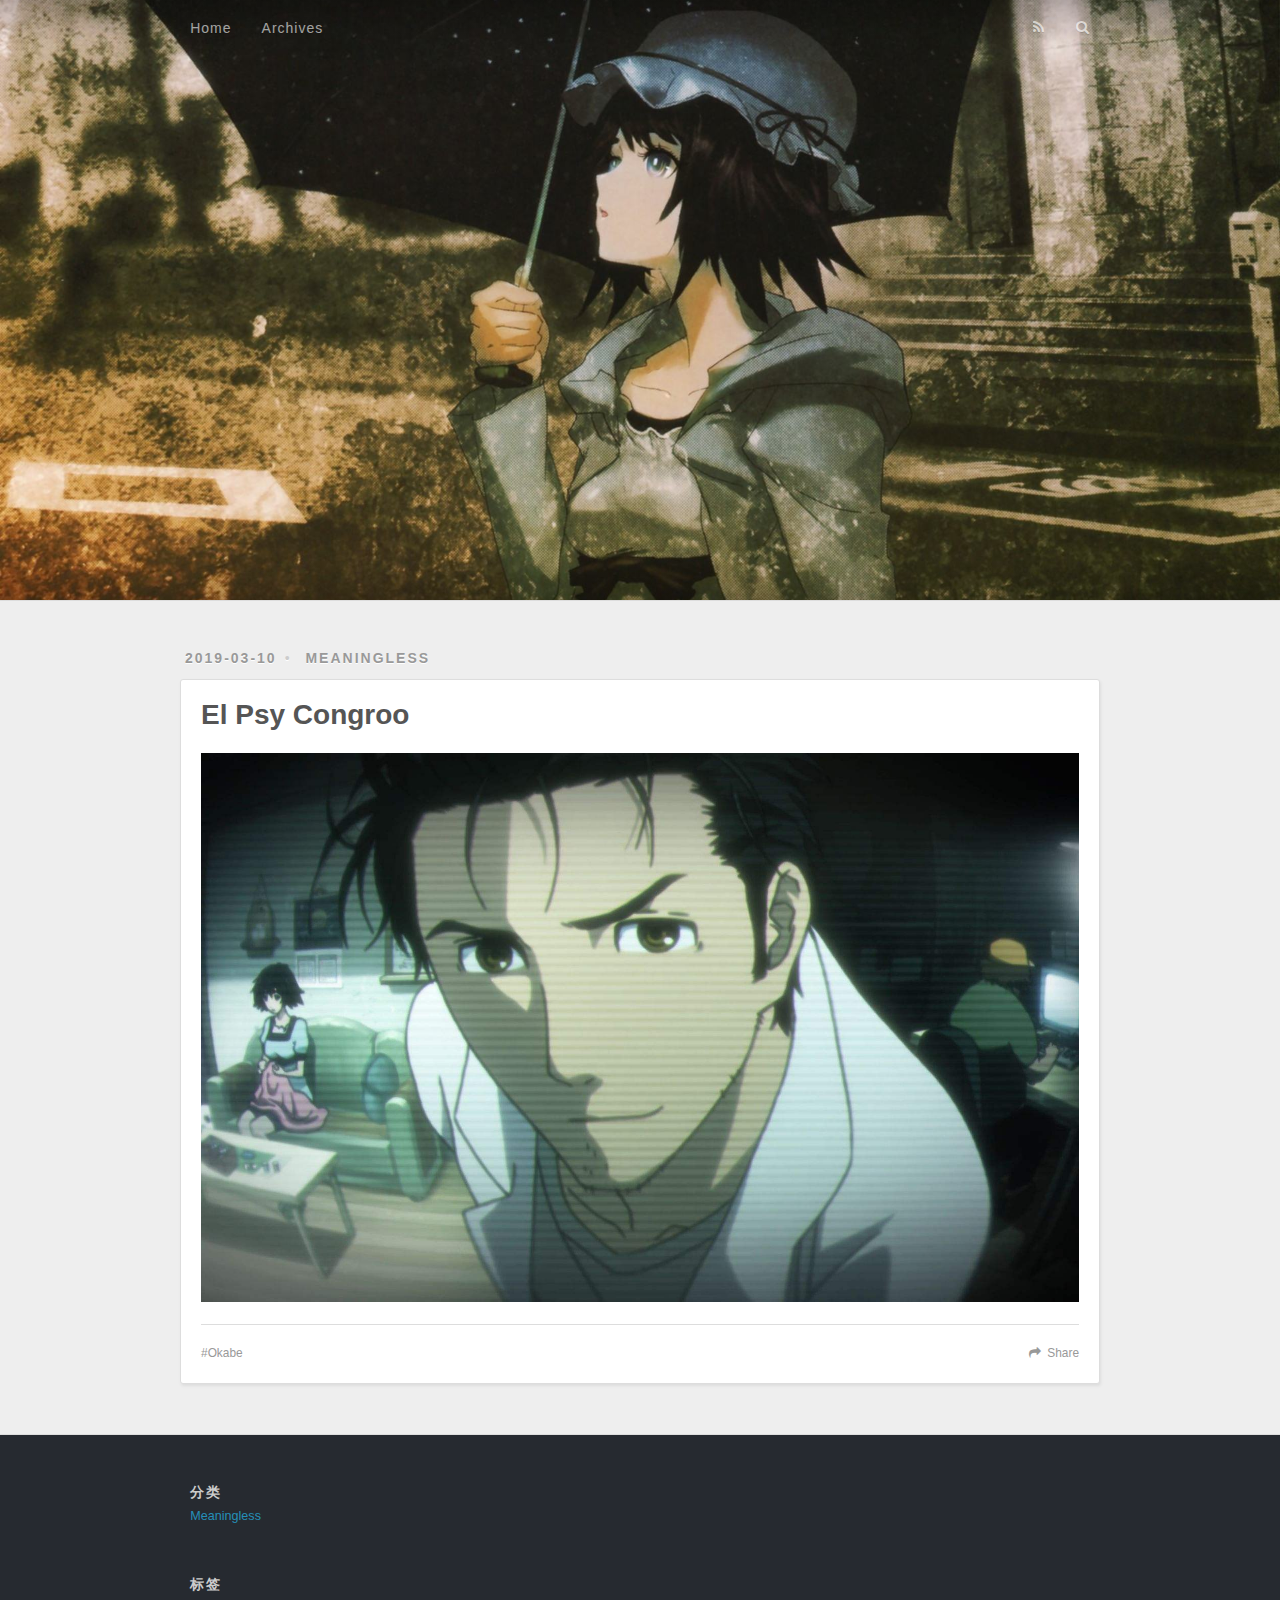
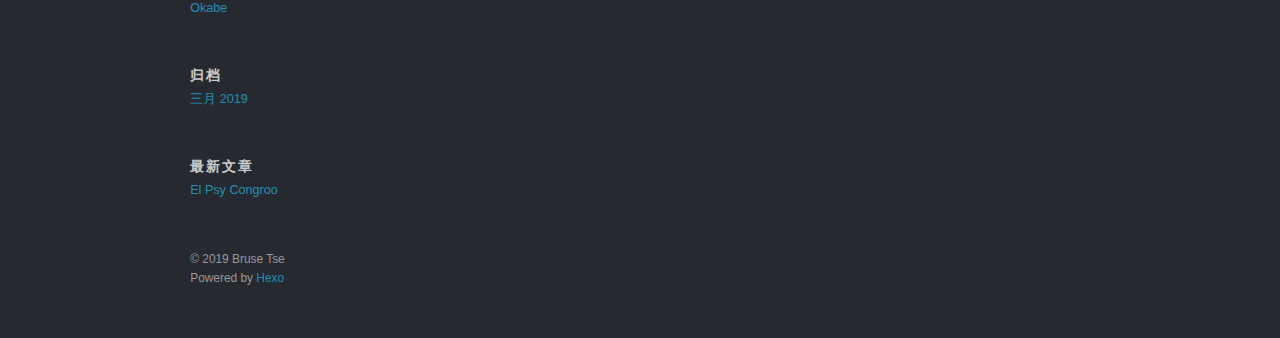
<file: index.html>
<!DOCTYPE html>
<html>
<head><meta name="generator" content="Hexo 3.8.0">
  <meta charset="utf-8">
  

  
  <title>El Psy Congroo</title>
  <meta name="viewport" content="width=device-width, initial-scale=1, maximum-scale=1">
  <meta property="og:type" content="website">
<meta property="og:title" content="El Psy Congroo">
<meta property="og:url" content="http://brusetse.github.io/index.html">
<meta property="og:site_name" content="El Psy Congroo">
<meta property="og:locale" content="zh-CN">
<meta name="twitter:card" content="summary">
<meta name="twitter:title" content="El Psy Congroo">
  
    <link rel="alternate" href="/atom.xml" title="El Psy Congroo" type="application/atom+xml">
  
  
    <link rel="icon" href="/css/images/favicon.png">
  
  
    <link href="//fonts.googleapis.com/css?family=Source+Code+Pro" rel="stylesheet" type="text/css">
  
  <link rel="stylesheet" href="/css/style.css">
</head>
</html>
<body>
  <div id="container">
    <div id="wrap">
      <header id="header">
  <div id="banner"></div>
  <div id="header-outer" class="outer">
    <div id="header-title" class="inner">
      <h1 id="logo-wrap">
        <!-- <a href="/" id="logo">El Psy Congroo</a> -->
        <a href="/" id="logo"></a>
      </h1>
      
    </div>
    <div id="header-inner" class="inner">
      <nav id="main-nav">
        <a id="main-nav-toggle" class="nav-icon"></a>
        
          <a class="main-nav-link" href="/">Home</a>
        
          <a class="main-nav-link" href="/archives">Archives</a>
        
      </nav>
      <nav id="sub-nav">
        
          <a id="nav-rss-link" class="nav-icon" href="/atom.xml" title="RSS Feed"></a>
        
        <a id="nav-search-btn" class="nav-icon" title="搜索"></a>
      </nav>
      <div id="search-form-wrap">
        <form action="//google.com/search" method="get" accept-charset="UTF-8" class="search-form"><input type="search" name="q" class="search-form-input" placeholder="Search"><button type="submit" class="search-form-submit">&#xF002;</button><input type="hidden" name="sitesearch" value="http://brusetse.github.io"></form>
      </div>
    </div>
  </div>
</header>
      <div class="outer">
        <section id="main">
  
    <article id="post-el-psy-congroo" class="article article-type-post" itemscope="" itemprop="blogPost">
  <div class="article-meta">
    <a href="/2019/03/10/el-psy-congroo/" class="article-date">
  <time datetime="2019-03-10T14:01:24.000Z" itemprop="datePublished">2019-03-10</time>
</a>
    
  <div class="article-category">
    <a class="article-category-link" href="/categories/Meaningless/">Meaningless</a>
  </div>

  </div>
  <div class="article-inner">
    
    
      <header class="article-header">
        
  
    <h1 itemprop="name">
      <a class="article-title" href="/2019/03/10/el-psy-congroo/">El Psy Congroo</a>
    </h1>
  

      </header>
    
    <div class="article-entry" itemprop="articleBody">
      
        <p><img src="/images/okabe.jpg" alt=""></p>

      
    </div>
    <footer class="article-footer">
      <a data-url="http://brusetse.github.io/2019/03/10/el-psy-congroo/" data-id="cjt2zluzq0006l1rb044iodlg" class="article-share-link">Share</a>
      
      
  <ul class="article-tag-list"><li class="article-tag-list-item"><a class="article-tag-list-link" href="/tags/Okabe/">Okabe</a></li></ul>

    </footer>
  </div>
  
</article>


  


</section>
        
      </div>
      <footer id="footer">
  
    <aside id="sidebar" class="outer">
  
    
  <div class="widget-wrap">
    <h3 class="widget-title">分类</h3>
    <div class="widget">
      <ul class="category-list"><li class="category-list-item"><a class="category-list-link" href="/categories/Meaningless/">Meaningless</a></li></ul>
    </div>
  </div>


  
    
  <div class="widget-wrap">
    <h3 class="widget-title">标签</h3>
    <div class="widget">
      <ul class="tag-list"><li class="tag-list-item"><a class="tag-list-link" href="/tags/Okabe/">Okabe</a></li></ul>
    </div>
  </div>


  
    
  <div class="widget-wrap">
    <h3 class="widget-title">归档</h3>
    <div class="widget">
      <ul class="archive-list"><li class="archive-list-item"><a class="archive-list-link" href="/archives/2019/03/">三月 2019</a></li></ul>
    </div>
  </div>


  
    
  <div class="widget-wrap">
    <h3 class="widget-title">最新文章</h3>
    <div class="widget">
      <ul>
        
          <li>
            <a href="/2019/03/10/el-psy-congroo/">El Psy Congroo</a>
          </li>
        
      </ul>
    </div>
  </div>

  
</aside>
  
  <div class="outer">
    <div id="footer-info" class="inner">
      &copy; 2019 Bruse Tse<br>
      Powered by <a href="http://hexo.io/" target="_blank">Hexo</a>
    </div>
  </div>
</footer>
    </div>
    <nav id="mobile-nav">
  
    <a href="/" class="mobile-nav-link">Home</a>
  
    <a href="/archives" class="mobile-nav-link">Archives</a>
  
</nav>
    

<script src="//ajax.googleapis.com/ajax/libs/jquery/2.0.3/jquery.min.js"></script>


  <link rel="stylesheet" href="/fancybox/jquery.fancybox.css">
  <script src="/fancybox/jquery.fancybox.pack.js"></script>


<script src="/js/script.js"></script>



  </div>
</body>
</html>
</file>
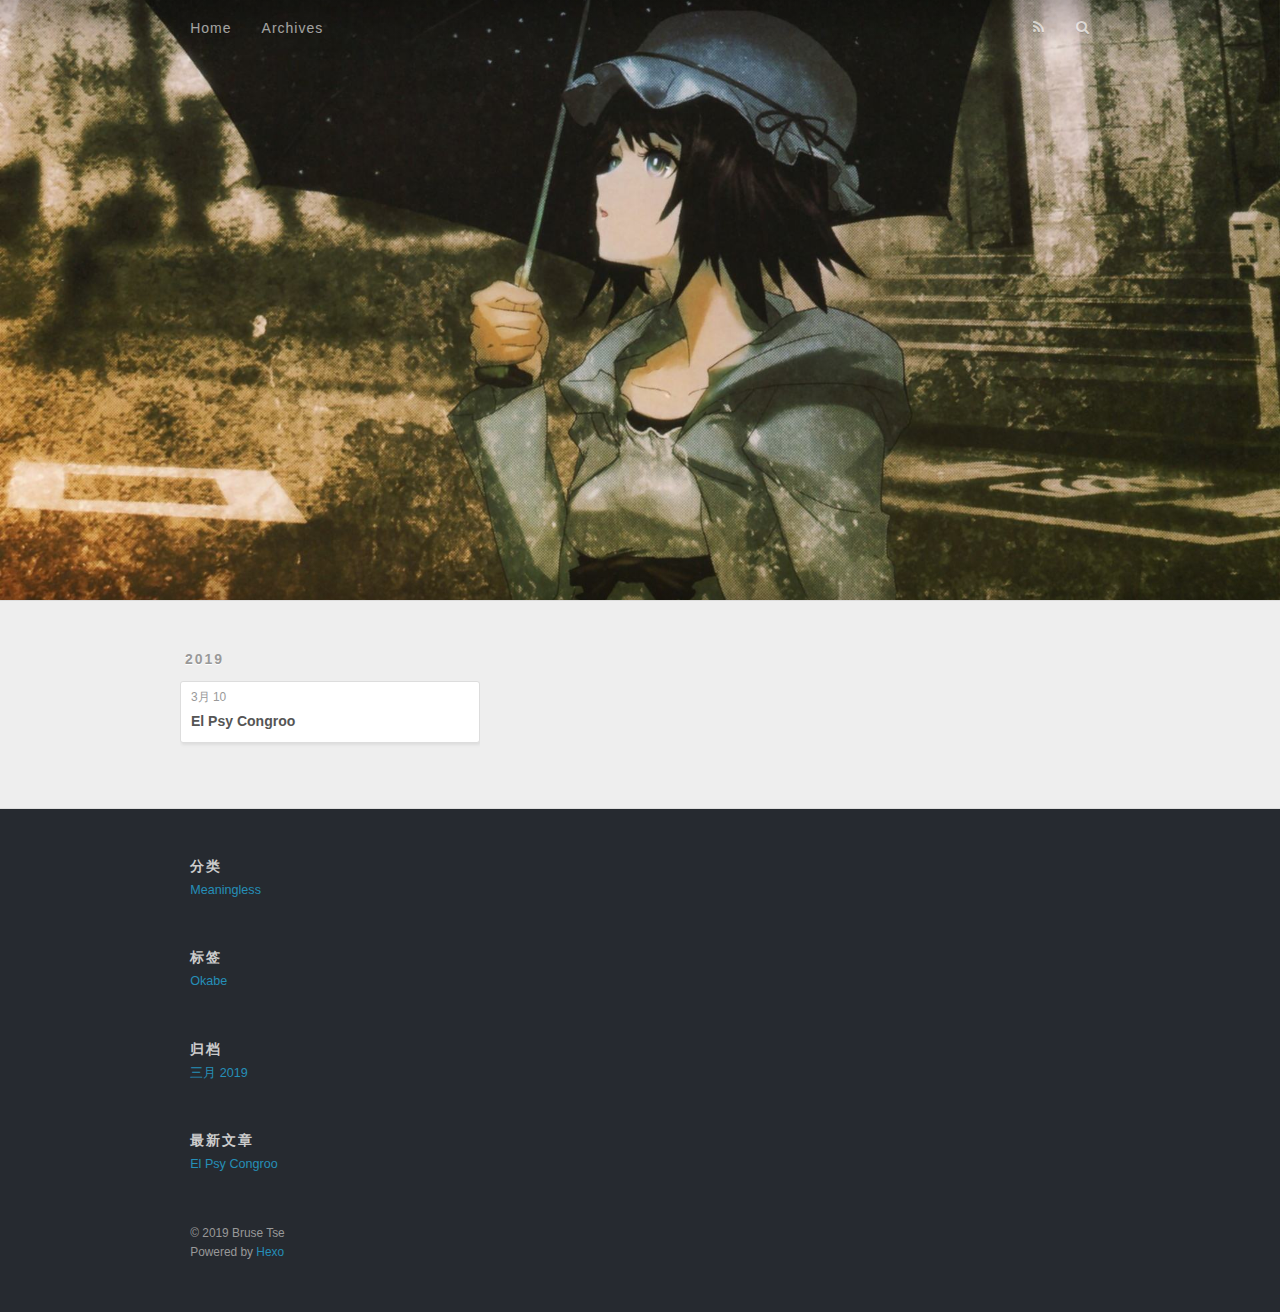
<file: archives/index.html>
<!DOCTYPE html>
<html>
<head><meta name="generator" content="Hexo 3.8.0">
  <meta charset="utf-8">
  

  
  <title>归档 | El Psy Congroo</title>
  <meta name="viewport" content="width=device-width, initial-scale=1, maximum-scale=1">
  <meta property="og:type" content="website">
<meta property="og:title" content="El Psy Congroo">
<meta property="og:url" content="http://brusetse.github.io/archives/index.html">
<meta property="og:site_name" content="El Psy Congroo">
<meta property="og:locale" content="zh-CN">
<meta name="twitter:card" content="summary">
<meta name="twitter:title" content="El Psy Congroo">
  
    <link rel="alternate" href="/atom.xml" title="El Psy Congroo" type="application/atom+xml">
  
  
    <link rel="icon" href="/css/images/favicon.png">
  
  
    <link href="//fonts.googleapis.com/css?family=Source+Code+Pro" rel="stylesheet" type="text/css">
  
  <link rel="stylesheet" href="/css/style.css">
</head>
</html>
<body>
  <div id="container">
    <div id="wrap">
      <header id="header">
  <div id="banner"></div>
  <div id="header-outer" class="outer">
    <div id="header-title" class="inner">
      <h1 id="logo-wrap">
        <!-- <a href="/" id="logo">El Psy Congroo</a> -->
        <a href="/" id="logo"></a>
      </h1>
      
    </div>
    <div id="header-inner" class="inner">
      <nav id="main-nav">
        <a id="main-nav-toggle" class="nav-icon"></a>
        
          <a class="main-nav-link" href="/">Home</a>
        
          <a class="main-nav-link" href="/archives">Archives</a>
        
      </nav>
      <nav id="sub-nav">
        
          <a id="nav-rss-link" class="nav-icon" href="/atom.xml" title="RSS Feed"></a>
        
        <a id="nav-search-btn" class="nav-icon" title="搜索"></a>
      </nav>
      <div id="search-form-wrap">
        <form action="//google.com/search" method="get" accept-charset="UTF-8" class="search-form"><input type="search" name="q" class="search-form-input" placeholder="Search"><button type="submit" class="search-form-submit">&#xF002;</button><input type="hidden" name="sitesearch" value="http://brusetse.github.io"></form>
      </div>
    </div>
  </div>
</header>
      <div class="outer">
        <section id="main">
  
  
    
    
      
      
      <section class="archives-wrap">
        <div class="archive-year-wrap">
          <a href="/archives/2019" class="archive-year">2019</a>
        </div>
        <div class="archives">
    
    <article class="archive-article archive-type-post">
  <div class="archive-article-inner">
    <header class="archive-article-header">
      <a href="/2019/03/10/el-psy-congroo/" class="archive-article-date">
  <time datetime="2019-03-10T14:01:24.000Z" itemprop="datePublished">3月 10</time>
</a>
      
  
    <h1 itemprop="name">
      <a class="archive-article-title" href="/2019/03/10/el-psy-congroo/">El Psy Congroo</a>
    </h1>
  

    </header>
  </div>
</article>
  
  
    </div></section>
  


</section>
        
      </div>
      <footer id="footer">
  
    <aside id="sidebar" class="outer">
  
    
  <div class="widget-wrap">
    <h3 class="widget-title">分类</h3>
    <div class="widget">
      <ul class="category-list"><li class="category-list-item"><a class="category-list-link" href="/categories/Meaningless/">Meaningless</a></li></ul>
    </div>
  </div>


  
    
  <div class="widget-wrap">
    <h3 class="widget-title">标签</h3>
    <div class="widget">
      <ul class="tag-list"><li class="tag-list-item"><a class="tag-list-link" href="/tags/Okabe/">Okabe</a></li></ul>
    </div>
  </div>


  
    
  <div class="widget-wrap">
    <h3 class="widget-title">归档</h3>
    <div class="widget">
      <ul class="archive-list"><li class="archive-list-item"><a class="archive-list-link" href="/archives/2019/03/">三月 2019</a></li></ul>
    </div>
  </div>


  
    
  <div class="widget-wrap">
    <h3 class="widget-title">最新文章</h3>
    <div class="widget">
      <ul>
        
          <li>
            <a href="/2019/03/10/el-psy-congroo/">El Psy Congroo</a>
          </li>
        
      </ul>
    </div>
  </div>

  
</aside>
  
  <div class="outer">
    <div id="footer-info" class="inner">
      &copy; 2019 Bruse Tse<br>
      Powered by <a href="http://hexo.io/" target="_blank">Hexo</a>
    </div>
  </div>
</footer>
    </div>
    <nav id="mobile-nav">
  
    <a href="/" class="mobile-nav-link">Home</a>
  
    <a href="/archives" class="mobile-nav-link">Archives</a>
  
</nav>
    

<script src="//ajax.googleapis.com/ajax/libs/jquery/2.0.3/jquery.min.js"></script>


  <link rel="stylesheet" href="/fancybox/jquery.fancybox.css">
  <script src="/fancybox/jquery.fancybox.pack.js"></script>


<script src="/js/script.js"></script>



  </div>
</body>
</html>
</file>
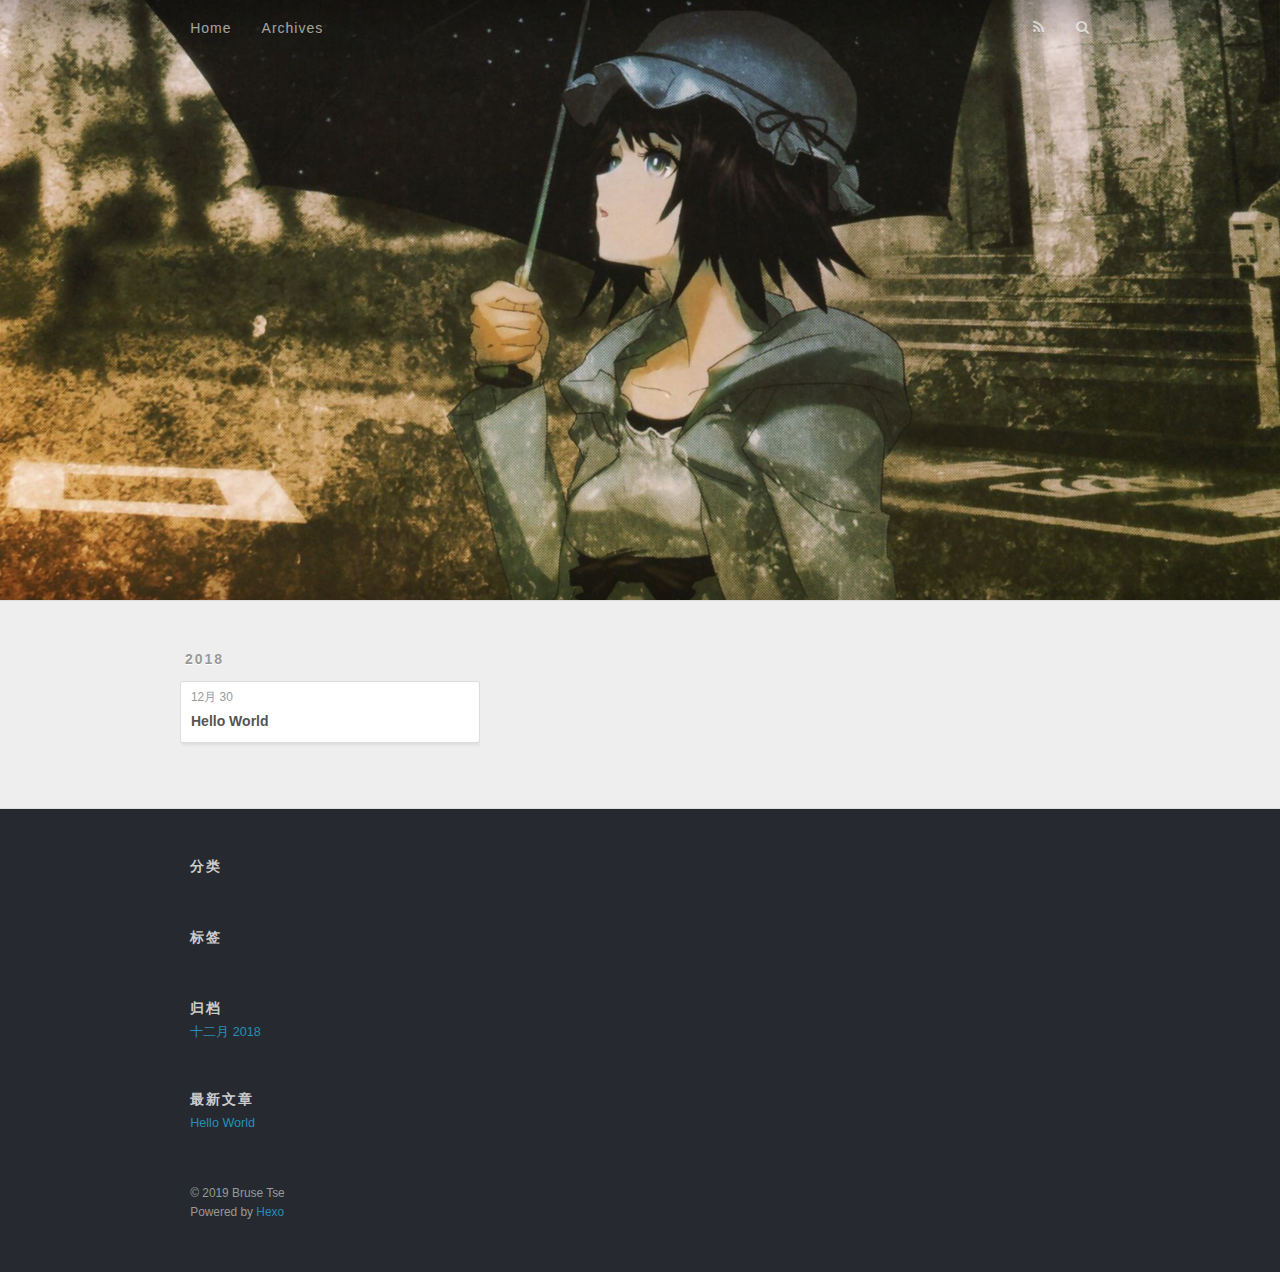
<file: archives/2018/index.html>
<!DOCTYPE html>
<html>
<head><meta name="generator" content="Hexo 3.8.0">
  <meta charset="utf-8">
  

  
  <title>归档: 2018 | El Psy Congroo</title>
  <meta name="viewport" content="width=device-width, initial-scale=1, maximum-scale=1">
  <meta property="og:type" content="website">
<meta property="og:title" content="El Psy Congroo">
<meta property="og:url" content="http://brusetse.github.io/archives/2018/index.html">
<meta property="og:site_name" content="El Psy Congroo">
<meta property="og:locale" content="zh-CN">
<meta name="twitter:card" content="summary">
<meta name="twitter:title" content="El Psy Congroo">
  
    <link rel="alternate" href="/atom.xml" title="El Psy Congroo" type="application/atom+xml">
  
  
    <link rel="icon" href="/css/images/favicon.png">
  
  
    <link href="//fonts.googleapis.com/css?family=Source+Code+Pro" rel="stylesheet" type="text/css">
  
  <link rel="stylesheet" href="/css/style.css">
</head>
</html>
<body>
  <div id="container">
    <div id="wrap">
      <header id="header">
  <div id="banner"></div>
  <div id="header-outer" class="outer">
    <div id="header-title" class="inner">
      <h1 id="logo-wrap">
        <!-- <a href="/" id="logo">El Psy Congroo</a> -->
        <a href="/" id="logo"></a>
      </h1>
      
    </div>
    <div id="header-inner" class="inner">
      <nav id="main-nav">
        <a id="main-nav-toggle" class="nav-icon"></a>
        
          <a class="main-nav-link" href="/">Home</a>
        
          <a class="main-nav-link" href="/archives">Archives</a>
        
      </nav>
      <nav id="sub-nav">
        
          <a id="nav-rss-link" class="nav-icon" href="/atom.xml" title="RSS Feed"></a>
        
        <a id="nav-search-btn" class="nav-icon" title="搜索"></a>
      </nav>
      <div id="search-form-wrap">
        <form action="//google.com/search" method="get" accept-charset="UTF-8" class="search-form"><input type="search" name="q" class="search-form-input" placeholder="Search"><button type="submit" class="search-form-submit">&#xF002;</button><input type="hidden" name="sitesearch" value="http://brusetse.github.io"></form>
      </div>
    </div>
  </div>
</header>
      <div class="outer">
        <section id="main">
  
  
    
    
      
      
      <section class="archives-wrap">
        <div class="archive-year-wrap">
          <a href="/archives/2018" class="archive-year">2018</a>
        </div>
        <div class="archives">
    
    <article class="archive-article archive-type-post">
  <div class="archive-article-inner">
    <header class="archive-article-header">
      <a href="/2018/12/30/hello-world/" class="archive-article-date">
  <time datetime="2018-12-30T07:03:46.150Z" itemprop="datePublished">12月 30</time>
</a>
      
  
    <h1 itemprop="name">
      <a class="archive-article-title" href="/2018/12/30/hello-world/">Hello World</a>
    </h1>
  

    </header>
  </div>
</article>
  
  
    </div></section>
  


</section>
        
      </div>
      <footer id="footer">
  
    <aside id="sidebar" class="outer">
  
    
  <div class="widget-wrap">
    <h3 class="widget-title">分类</h3>
    <div class="widget">
      <ul class="category-list"></ul>
    </div>
  </div>


  
    
  <div class="widget-wrap">
    <h3 class="widget-title">标签</h3>
    <div class="widget">
      <ul class="tag-list"></ul>
    </div>
  </div>


  
    
  <div class="widget-wrap">
    <h3 class="widget-title">归档</h3>
    <div class="widget">
      <ul class="archive-list"><li class="archive-list-item"><a class="archive-list-link" href="/archives/2018/12/">十二月 2018</a></li></ul>
    </div>
  </div>


  
    
  <div class="widget-wrap">
    <h3 class="widget-title">最新文章</h3>
    <div class="widget">
      <ul>
        
          <li>
            <a href="/2018/12/30/hello-world/">Hello World</a>
          </li>
        
      </ul>
    </div>
  </div>

  
</aside>
  
  <div class="outer">
    <div id="footer-info" class="inner">
      &copy; 2019 Bruse Tse<br>
      Powered by <a href="http://hexo.io/" target="_blank">Hexo</a>
    </div>
  </div>
</footer>
    </div>
    <nav id="mobile-nav">
  
    <a href="/" class="mobile-nav-link">Home</a>
  
    <a href="/archives" class="mobile-nav-link">Archives</a>
  
</nav>
    

<script src="//ajax.googleapis.com/ajax/libs/jquery/2.0.3/jquery.min.js"></script>


  <link rel="stylesheet" href="/fancybox/jquery.fancybox.css">
  <script src="/fancybox/jquery.fancybox.pack.js"></script>


<script src="/js/script.js"></script>



  </div>
</body>
</html>
</file>
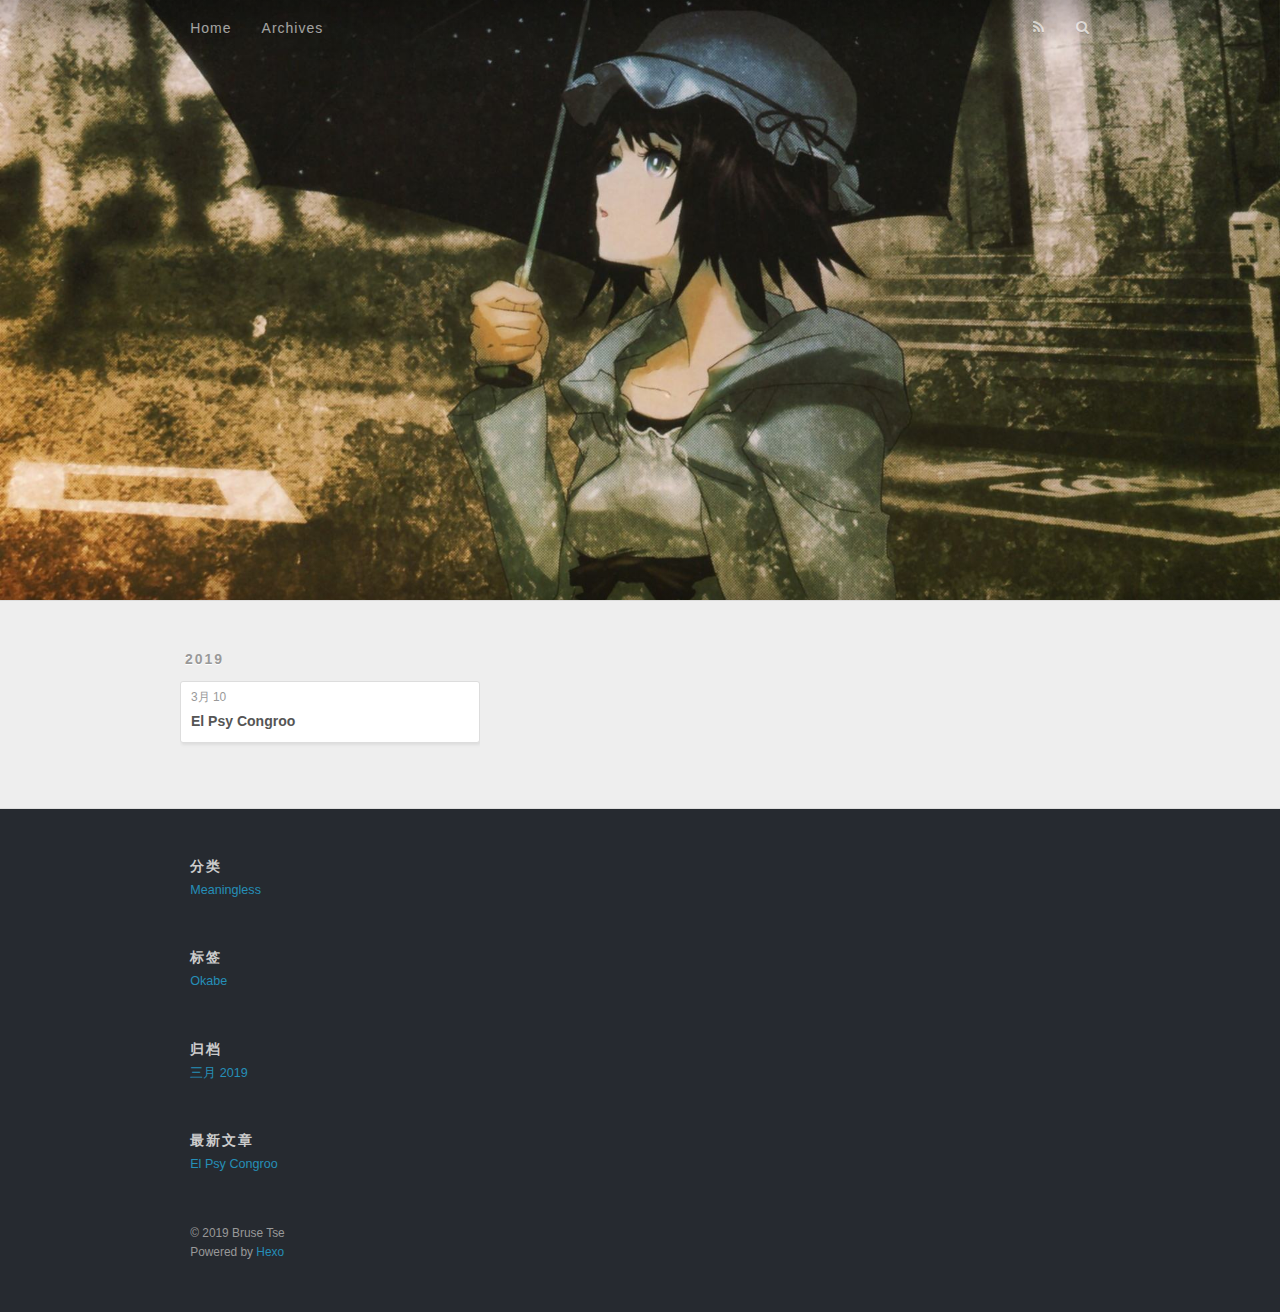
<file: archives/2019/index.html>
<!DOCTYPE html>
<html>
<head><meta name="generator" content="Hexo 3.8.0">
  <meta charset="utf-8">
  

  
  <title>归档: 2019 | El Psy Congroo</title>
  <meta name="viewport" content="width=device-width, initial-scale=1, maximum-scale=1">
  <meta property="og:type" content="website">
<meta property="og:title" content="El Psy Congroo">
<meta property="og:url" content="http://brusetse.github.io/archives/2019/index.html">
<meta property="og:site_name" content="El Psy Congroo">
<meta property="og:locale" content="zh-CN">
<meta name="twitter:card" content="summary">
<meta name="twitter:title" content="El Psy Congroo">
  
    <link rel="alternate" href="/atom.xml" title="El Psy Congroo" type="application/atom+xml">
  
  
    <link rel="icon" href="/css/images/favicon.png">
  
  
    <link href="//fonts.googleapis.com/css?family=Source+Code+Pro" rel="stylesheet" type="text/css">
  
  <link rel="stylesheet" href="/css/style.css">
</head>
</html>
<body>
  <div id="container">
    <div id="wrap">
      <header id="header">
  <div id="banner"></div>
  <div id="header-outer" class="outer">
    <div id="header-title" class="inner">
      <h1 id="logo-wrap">
        <!-- <a href="/" id="logo">El Psy Congroo</a> -->
        <a href="/" id="logo"></a>
      </h1>
      
    </div>
    <div id="header-inner" class="inner">
      <nav id="main-nav">
        <a id="main-nav-toggle" class="nav-icon"></a>
        
          <a class="main-nav-link" href="/">Home</a>
        
          <a class="main-nav-link" href="/archives">Archives</a>
        
      </nav>
      <nav id="sub-nav">
        
          <a id="nav-rss-link" class="nav-icon" href="/atom.xml" title="RSS Feed"></a>
        
        <a id="nav-search-btn" class="nav-icon" title="搜索"></a>
      </nav>
      <div id="search-form-wrap">
        <form action="//google.com/search" method="get" accept-charset="UTF-8" class="search-form"><input type="search" name="q" class="search-form-input" placeholder="Search"><button type="submit" class="search-form-submit">&#xF002;</button><input type="hidden" name="sitesearch" value="http://brusetse.github.io"></form>
      </div>
    </div>
  </div>
</header>
      <div class="outer">
        <section id="main">
  
  
    
    
      
      
      <section class="archives-wrap">
        <div class="archive-year-wrap">
          <a href="/archives/2019" class="archive-year">2019</a>
        </div>
        <div class="archives">
    
    <article class="archive-article archive-type-post">
  <div class="archive-article-inner">
    <header class="archive-article-header">
      <a href="/2019/03/10/el-psy-congroo/" class="archive-article-date">
  <time datetime="2019-03-10T14:01:24.000Z" itemprop="datePublished">3月 10</time>
</a>
      
  
    <h1 itemprop="name">
      <a class="archive-article-title" href="/2019/03/10/el-psy-congroo/">El Psy Congroo</a>
    </h1>
  

    </header>
  </div>
</article>
  
  
    </div></section>
  


</section>
        
      </div>
      <footer id="footer">
  
    <aside id="sidebar" class="outer">
  
    
  <div class="widget-wrap">
    <h3 class="widget-title">分类</h3>
    <div class="widget">
      <ul class="category-list"><li class="category-list-item"><a class="category-list-link" href="/categories/Meaningless/">Meaningless</a></li></ul>
    </div>
  </div>


  
    
  <div class="widget-wrap">
    <h3 class="widget-title">标签</h3>
    <div class="widget">
      <ul class="tag-list"><li class="tag-list-item"><a class="tag-list-link" href="/tags/Okabe/">Okabe</a></li></ul>
    </div>
  </div>


  
    
  <div class="widget-wrap">
    <h3 class="widget-title">归档</h3>
    <div class="widget">
      <ul class="archive-list"><li class="archive-list-item"><a class="archive-list-link" href="/archives/2019/03/">三月 2019</a></li></ul>
    </div>
  </div>


  
    
  <div class="widget-wrap">
    <h3 class="widget-title">最新文章</h3>
    <div class="widget">
      <ul>
        
          <li>
            <a href="/2019/03/10/el-psy-congroo/">El Psy Congroo</a>
          </li>
        
      </ul>
    </div>
  </div>

  
</aside>
  
  <div class="outer">
    <div id="footer-info" class="inner">
      &copy; 2019 Bruse Tse<br>
      Powered by <a href="http://hexo.io/" target="_blank">Hexo</a>
    </div>
  </div>
</footer>
    </div>
    <nav id="mobile-nav">
  
    <a href="/" class="mobile-nav-link">Home</a>
  
    <a href="/archives" class="mobile-nav-link">Archives</a>
  
</nav>
    

<script src="//ajax.googleapis.com/ajax/libs/jquery/2.0.3/jquery.min.js"></script>


  <link rel="stylesheet" href="/fancybox/jquery.fancybox.css">
  <script src="/fancybox/jquery.fancybox.pack.js"></script>


<script src="/js/script.js"></script>



  </div>
</body>
</html>
</file>
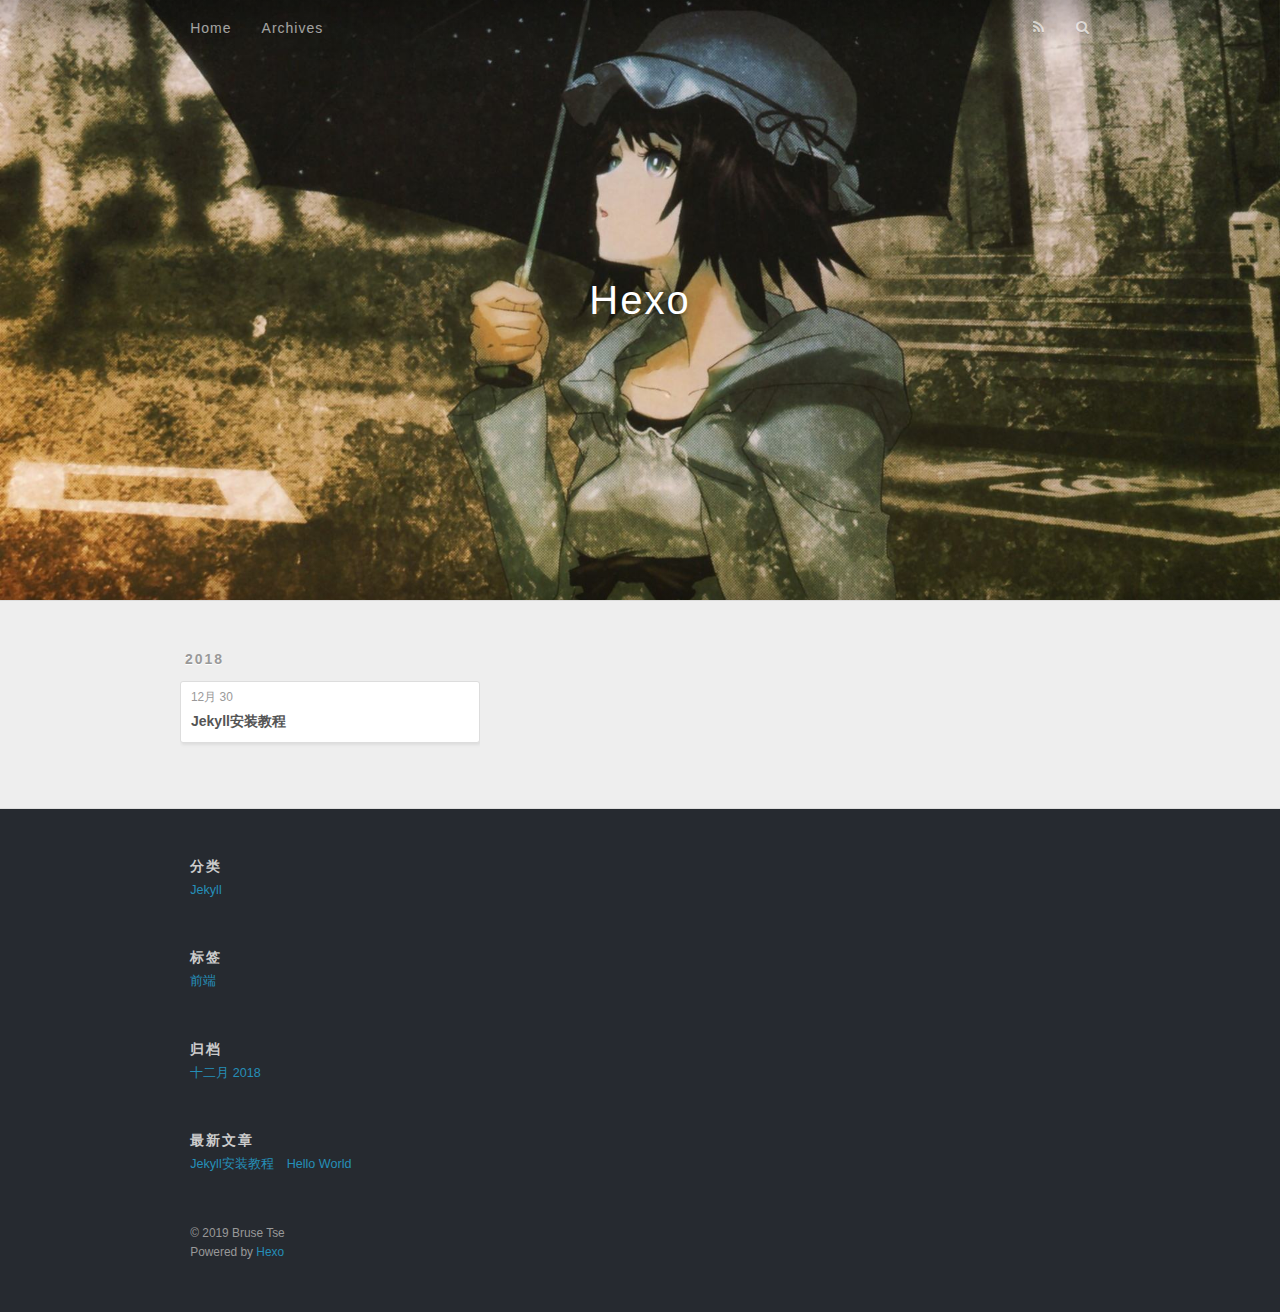
<file: categories/Jekyll/index.html>
<!DOCTYPE html>
<html>
<head><meta name="generator" content="Hexo 3.8.0">
  <meta charset="utf-8">
  

  
  <title>Category: Jekyll | Hexo</title>
  <meta name="viewport" content="width=device-width, initial-scale=1, maximum-scale=1">
  <meta property="og:type" content="website">
<meta property="og:title" content="Hexo">
<meta property="og:url" content="http://brusetse.github.io/categories/Jekyll/index.html">
<meta property="og:site_name" content="Hexo">
<meta property="og:locale" content="zh-CN">
<meta name="twitter:card" content="summary">
<meta name="twitter:title" content="Hexo">
  
    <link rel="alternate" href="/atom.xml" title="Hexo" type="application/atom+xml">
  
  
    <link rel="icon" href="/favicon.png">
  
  
    <link href="//fonts.googleapis.com/css?family=Source+Code+Pro" rel="stylesheet" type="text/css">
  
  <link rel="stylesheet" href="/css/style.css">
</head>
</html>
<body>
  <div id="container">
    <div id="wrap">
      <header id="header">
  <div id="banner"></div>
  <div id="header-outer" class="outer">
    <div id="header-title" class="inner">
      <h1 id="logo-wrap">
        <a href="/" id="logo">Hexo</a>
      </h1>
      
    </div>
    <div id="header-inner" class="inner">
      <nav id="main-nav">
        <a id="main-nav-toggle" class="nav-icon"></a>
        
          <a class="main-nav-link" href="/">Home</a>
        
          <a class="main-nav-link" href="/archives">Archives</a>
        
      </nav>
      <nav id="sub-nav">
        
          <a id="nav-rss-link" class="nav-icon" href="/atom.xml" title="RSS Feed"></a>
        
        <a id="nav-search-btn" class="nav-icon" title="搜索"></a>
      </nav>
      <div id="search-form-wrap">
        <form action="//google.com/search" method="get" accept-charset="UTF-8" class="search-form"><input type="search" name="q" class="search-form-input" placeholder="Search"><button type="submit" class="search-form-submit">&#xF002;</button><input type="hidden" name="sitesearch" value="http://brusetse.github.io"></form>
      </div>
    </div>
  </div>
</header>
      <div class="outer">
        <section id="main">
  
  
    
    
      
      
      <section class="archives-wrap">
        <div class="archive-year-wrap">
          <a href="/archives/2018" class="archive-year">2018</a>
        </div>
        <div class="archives">
    
    <article class="archive-article archive-type-post">
  <div class="archive-article-inner">
    <header class="archive-article-header">
      <a href="/2018/12/30/Jekyll安装/" class="archive-article-date">
  <time datetime="2018-12-30T08:17:49.000Z" itemprop="datePublished">12月 30</time>
</a>
      
  
    <h1 itemprop="name">
      <a class="archive-article-title" href="/2018/12/30/Jekyll安装/">Jekyll安装教程</a>
    </h1>
  

    </header>
  </div>
</article>
  
  
    </div></section>
  


</section>
        
      </div>
      <footer id="footer">
  
    <aside id="sidebar" class="outer">
  
    
  <div class="widget-wrap">
    <h3 class="widget-title">分类</h3>
    <div class="widget">
      <ul class="category-list"><li class="category-list-item"><a class="category-list-link" href="/categories/Jekyll/">Jekyll</a></li></ul>
    </div>
  </div>


  
    
  <div class="widget-wrap">
    <h3 class="widget-title">标签</h3>
    <div class="widget">
      <ul class="tag-list"><li class="tag-list-item"><a class="tag-list-link" href="/tags/前端/">前端</a></li></ul>
    </div>
  </div>


  
    
  <div class="widget-wrap">
    <h3 class="widget-title">归档</h3>
    <div class="widget">
      <ul class="archive-list"><li class="archive-list-item"><a class="archive-list-link" href="/archives/2018/12/">十二月 2018</a></li></ul>
    </div>
  </div>


  
    
  <div class="widget-wrap">
    <h3 class="widget-title">最新文章</h3>
    <div class="widget">
      <ul>
        
          <li>
            <a href="/2018/12/30/Jekyll安装/">Jekyll安装教程</a>
          </li>
        
          <li>
            <a href="/2018/12/30/hello-world/">Hello World</a>
          </li>
        
      </ul>
    </div>
  </div>

  
</aside>
  
  <div class="outer">
    <div id="footer-info" class="inner">
      &copy; 2019 Bruse Tse<br>
      Powered by <a href="http://hexo.io/" target="_blank">Hexo</a>
    </div>
  </div>
</footer>
    </div>
    <nav id="mobile-nav">
  
    <a href="/" class="mobile-nav-link">Home</a>
  
    <a href="/archives" class="mobile-nav-link">Archives</a>
  
</nav>
    

<script src="//ajax.googleapis.com/ajax/libs/jquery/2.0.3/jquery.min.js"></script>


  <link rel="stylesheet" href="/fancybox/jquery.fancybox.css">
  <script src="/fancybox/jquery.fancybox.pack.js"></script>


<script src="/js/script.js"></script>



  </div>
</body>
</html>
</file>
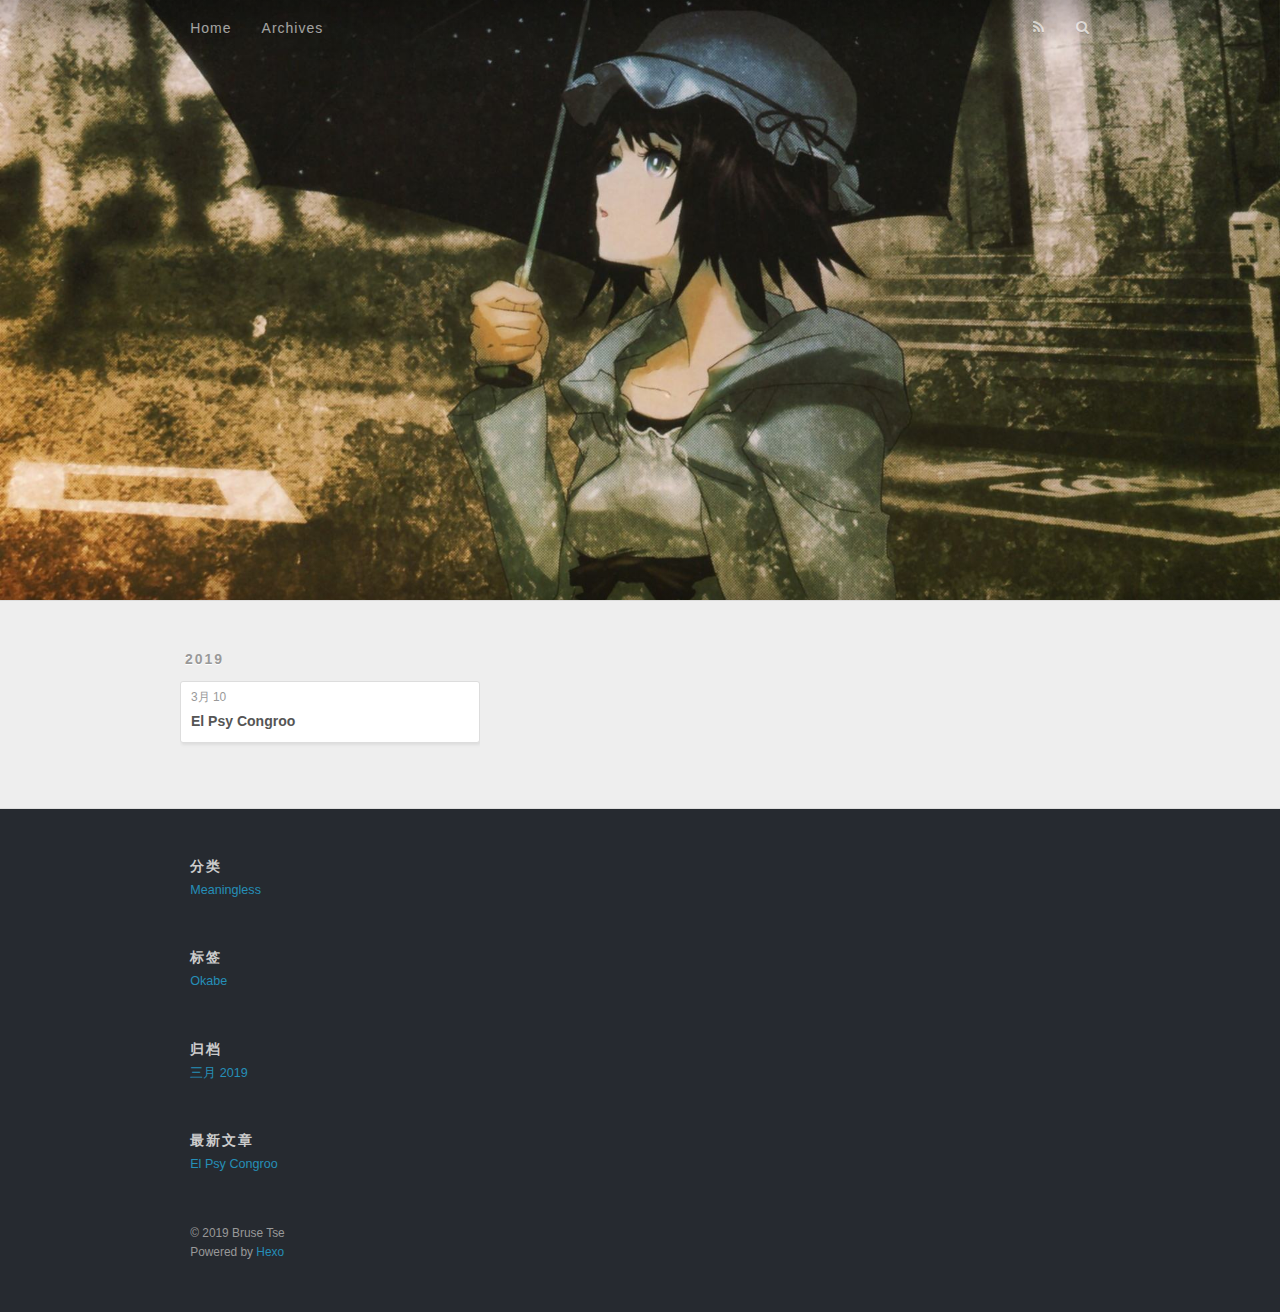
<file: categories/Meaningless/index.html>
<!DOCTYPE html>
<html>
<head><meta name="generator" content="Hexo 3.8.0">
  <meta charset="utf-8">
  

  
  <title>Category: Meaningless | El Psy Congroo</title>
  <meta name="viewport" content="width=device-width, initial-scale=1, maximum-scale=1">
  <meta property="og:type" content="website">
<meta property="og:title" content="El Psy Congroo">
<meta property="og:url" content="http://brusetse.github.io/categories/Meaningless/index.html">
<meta property="og:site_name" content="El Psy Congroo">
<meta property="og:locale" content="zh-CN">
<meta name="twitter:card" content="summary">
<meta name="twitter:title" content="El Psy Congroo">
  
    <link rel="alternate" href="/atom.xml" title="El Psy Congroo" type="application/atom+xml">
  
  
    <link rel="icon" href="/css/images/favicon.png">
  
  
    <link href="//fonts.googleapis.com/css?family=Source+Code+Pro" rel="stylesheet" type="text/css">
  
  <link rel="stylesheet" href="/css/style.css">
</head>
</html>
<body>
  <div id="container">
    <div id="wrap">
      <header id="header">
  <div id="banner"></div>
  <div id="header-outer" class="outer">
    <div id="header-title" class="inner">
      <h1 id="logo-wrap">
        <!-- <a href="/" id="logo">El Psy Congroo</a> -->
        <a href="/" id="logo"></a>
      </h1>
      
    </div>
    <div id="header-inner" class="inner">
      <nav id="main-nav">
        <a id="main-nav-toggle" class="nav-icon"></a>
        
          <a class="main-nav-link" href="/">Home</a>
        
          <a class="main-nav-link" href="/archives">Archives</a>
        
      </nav>
      <nav id="sub-nav">
        
          <a id="nav-rss-link" class="nav-icon" href="/atom.xml" title="RSS Feed"></a>
        
        <a id="nav-search-btn" class="nav-icon" title="搜索"></a>
      </nav>
      <div id="search-form-wrap">
        <form action="//google.com/search" method="get" accept-charset="UTF-8" class="search-form"><input type="search" name="q" class="search-form-input" placeholder="Search"><button type="submit" class="search-form-submit">&#xF002;</button><input type="hidden" name="sitesearch" value="http://brusetse.github.io"></form>
      </div>
    </div>
  </div>
</header>
      <div class="outer">
        <section id="main">
  
  
    
    
      
      
      <section class="archives-wrap">
        <div class="archive-year-wrap">
          <a href="/archives/2019" class="archive-year">2019</a>
        </div>
        <div class="archives">
    
    <article class="archive-article archive-type-post">
  <div class="archive-article-inner">
    <header class="archive-article-header">
      <a href="/2019/03/10/el-psy-congroo/" class="archive-article-date">
  <time datetime="2019-03-10T14:01:24.000Z" itemprop="datePublished">3月 10</time>
</a>
      
  
    <h1 itemprop="name">
      <a class="archive-article-title" href="/2019/03/10/el-psy-congroo/">El Psy Congroo</a>
    </h1>
  

    </header>
  </div>
</article>
  
  
    </div></section>
  


</section>
        
      </div>
      <footer id="footer">
  
    <aside id="sidebar" class="outer">
  
    
  <div class="widget-wrap">
    <h3 class="widget-title">分类</h3>
    <div class="widget">
      <ul class="category-list"><li class="category-list-item"><a class="category-list-link" href="/categories/Meaningless/">Meaningless</a></li></ul>
    </div>
  </div>


  
    
  <div class="widget-wrap">
    <h3 class="widget-title">标签</h3>
    <div class="widget">
      <ul class="tag-list"><li class="tag-list-item"><a class="tag-list-link" href="/tags/Okabe/">Okabe</a></li></ul>
    </div>
  </div>


  
    
  <div class="widget-wrap">
    <h3 class="widget-title">归档</h3>
    <div class="widget">
      <ul class="archive-list"><li class="archive-list-item"><a class="archive-list-link" href="/archives/2019/03/">三月 2019</a></li></ul>
    </div>
  </div>


  
    
  <div class="widget-wrap">
    <h3 class="widget-title">最新文章</h3>
    <div class="widget">
      <ul>
        
          <li>
            <a href="/2019/03/10/el-psy-congroo/">El Psy Congroo</a>
          </li>
        
      </ul>
    </div>
  </div>

  
</aside>
  
  <div class="outer">
    <div id="footer-info" class="inner">
      &copy; 2019 Bruse Tse<br>
      Powered by <a href="http://hexo.io/" target="_blank">Hexo</a>
    </div>
  </div>
</footer>
    </div>
    <nav id="mobile-nav">
  
    <a href="/" class="mobile-nav-link">Home</a>
  
    <a href="/archives" class="mobile-nav-link">Archives</a>
  
</nav>
    

<script src="//ajax.googleapis.com/ajax/libs/jquery/2.0.3/jquery.min.js"></script>


  <link rel="stylesheet" href="/fancybox/jquery.fancybox.css">
  <script src="/fancybox/jquery.fancybox.pack.js"></script>


<script src="/js/script.js"></script>



  </div>
</body>
</html>
</file>
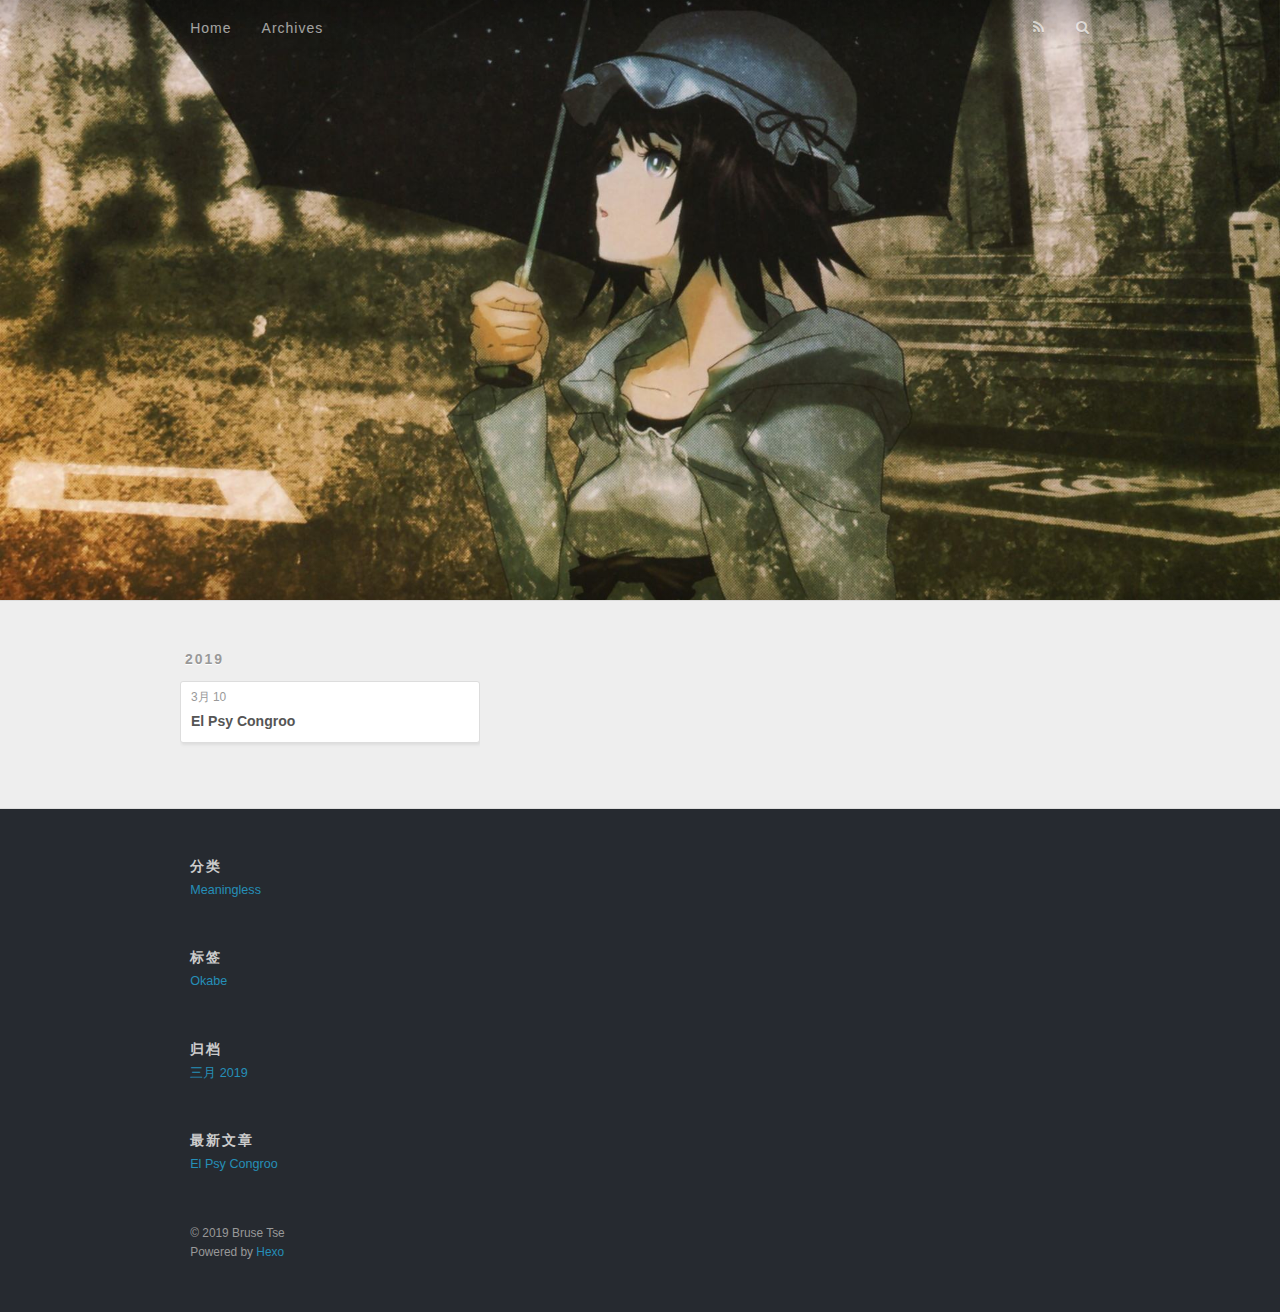
<file: tags/Okabe/index.html>
<!DOCTYPE html>
<html>
<head><meta name="generator" content="Hexo 3.8.0">
  <meta charset="utf-8">
  

  
  <title>Tag: Okabe | El Psy Congroo</title>
  <meta name="viewport" content="width=device-width, initial-scale=1, maximum-scale=1">
  <meta property="og:type" content="website">
<meta property="og:title" content="El Psy Congroo">
<meta property="og:url" content="http://brusetse.github.io/tags/Okabe/index.html">
<meta property="og:site_name" content="El Psy Congroo">
<meta property="og:locale" content="zh-CN">
<meta name="twitter:card" content="summary">
<meta name="twitter:title" content="El Psy Congroo">
  
    <link rel="alternate" href="/atom.xml" title="El Psy Congroo" type="application/atom+xml">
  
  
    <link rel="icon" href="/css/images/favicon.png">
  
  
    <link href="//fonts.googleapis.com/css?family=Source+Code+Pro" rel="stylesheet" type="text/css">
  
  <link rel="stylesheet" href="/css/style.css">
</head>
</html>
<body>
  <div id="container">
    <div id="wrap">
      <header id="header">
  <div id="banner"></div>
  <div id="header-outer" class="outer">
    <div id="header-title" class="inner">
      <h1 id="logo-wrap">
        <!-- <a href="/" id="logo">El Psy Congroo</a> -->
        <a href="/" id="logo"></a>
      </h1>
      
    </div>
    <div id="header-inner" class="inner">
      <nav id="main-nav">
        <a id="main-nav-toggle" class="nav-icon"></a>
        
          <a class="main-nav-link" href="/">Home</a>
        
          <a class="main-nav-link" href="/archives">Archives</a>
        
      </nav>
      <nav id="sub-nav">
        
          <a id="nav-rss-link" class="nav-icon" href="/atom.xml" title="RSS Feed"></a>
        
        <a id="nav-search-btn" class="nav-icon" title="搜索"></a>
      </nav>
      <div id="search-form-wrap">
        <form action="//google.com/search" method="get" accept-charset="UTF-8" class="search-form"><input type="search" name="q" class="search-form-input" placeholder="Search"><button type="submit" class="search-form-submit">&#xF002;</button><input type="hidden" name="sitesearch" value="http://brusetse.github.io"></form>
      </div>
    </div>
  </div>
</header>
      <div class="outer">
        <section id="main">
  
  
    
    
      
      
      <section class="archives-wrap">
        <div class="archive-year-wrap">
          <a href="/archives/2019" class="archive-year">2019</a>
        </div>
        <div class="archives">
    
    <article class="archive-article archive-type-post">
  <div class="archive-article-inner">
    <header class="archive-article-header">
      <a href="/2019/03/10/el-psy-congroo/" class="archive-article-date">
  <time datetime="2019-03-10T14:01:24.000Z" itemprop="datePublished">3月 10</time>
</a>
      
  
    <h1 itemprop="name">
      <a class="archive-article-title" href="/2019/03/10/el-psy-congroo/">El Psy Congroo</a>
    </h1>
  

    </header>
  </div>
</article>
  
  
    </div></section>
  


</section>
        
      </div>
      <footer id="footer">
  
    <aside id="sidebar" class="outer">
  
    
  <div class="widget-wrap">
    <h3 class="widget-title">分类</h3>
    <div class="widget">
      <ul class="category-list"><li class="category-list-item"><a class="category-list-link" href="/categories/Meaningless/">Meaningless</a></li></ul>
    </div>
  </div>


  
    
  <div class="widget-wrap">
    <h3 class="widget-title">标签</h3>
    <div class="widget">
      <ul class="tag-list"><li class="tag-list-item"><a class="tag-list-link" href="/tags/Okabe/">Okabe</a></li></ul>
    </div>
  </div>


  
    
  <div class="widget-wrap">
    <h3 class="widget-title">归档</h3>
    <div class="widget">
      <ul class="archive-list"><li class="archive-list-item"><a class="archive-list-link" href="/archives/2019/03/">三月 2019</a></li></ul>
    </div>
  </div>


  
    
  <div class="widget-wrap">
    <h3 class="widget-title">最新文章</h3>
    <div class="widget">
      <ul>
        
          <li>
            <a href="/2019/03/10/el-psy-congroo/">El Psy Congroo</a>
          </li>
        
      </ul>
    </div>
  </div>

  
</aside>
  
  <div class="outer">
    <div id="footer-info" class="inner">
      &copy; 2019 Bruse Tse<br>
      Powered by <a href="http://hexo.io/" target="_blank">Hexo</a>
    </div>
  </div>
</footer>
    </div>
    <nav id="mobile-nav">
  
    <a href="/" class="mobile-nav-link">Home</a>
  
    <a href="/archives" class="mobile-nav-link">Archives</a>
  
</nav>
    

<script src="//ajax.googleapis.com/ajax/libs/jquery/2.0.3/jquery.min.js"></script>


  <link rel="stylesheet" href="/fancybox/jquery.fancybox.css">
  <script src="/fancybox/jquery.fancybox.pack.js"></script>


<script src="/js/script.js"></script>



  </div>
</body>
</html>
</file>
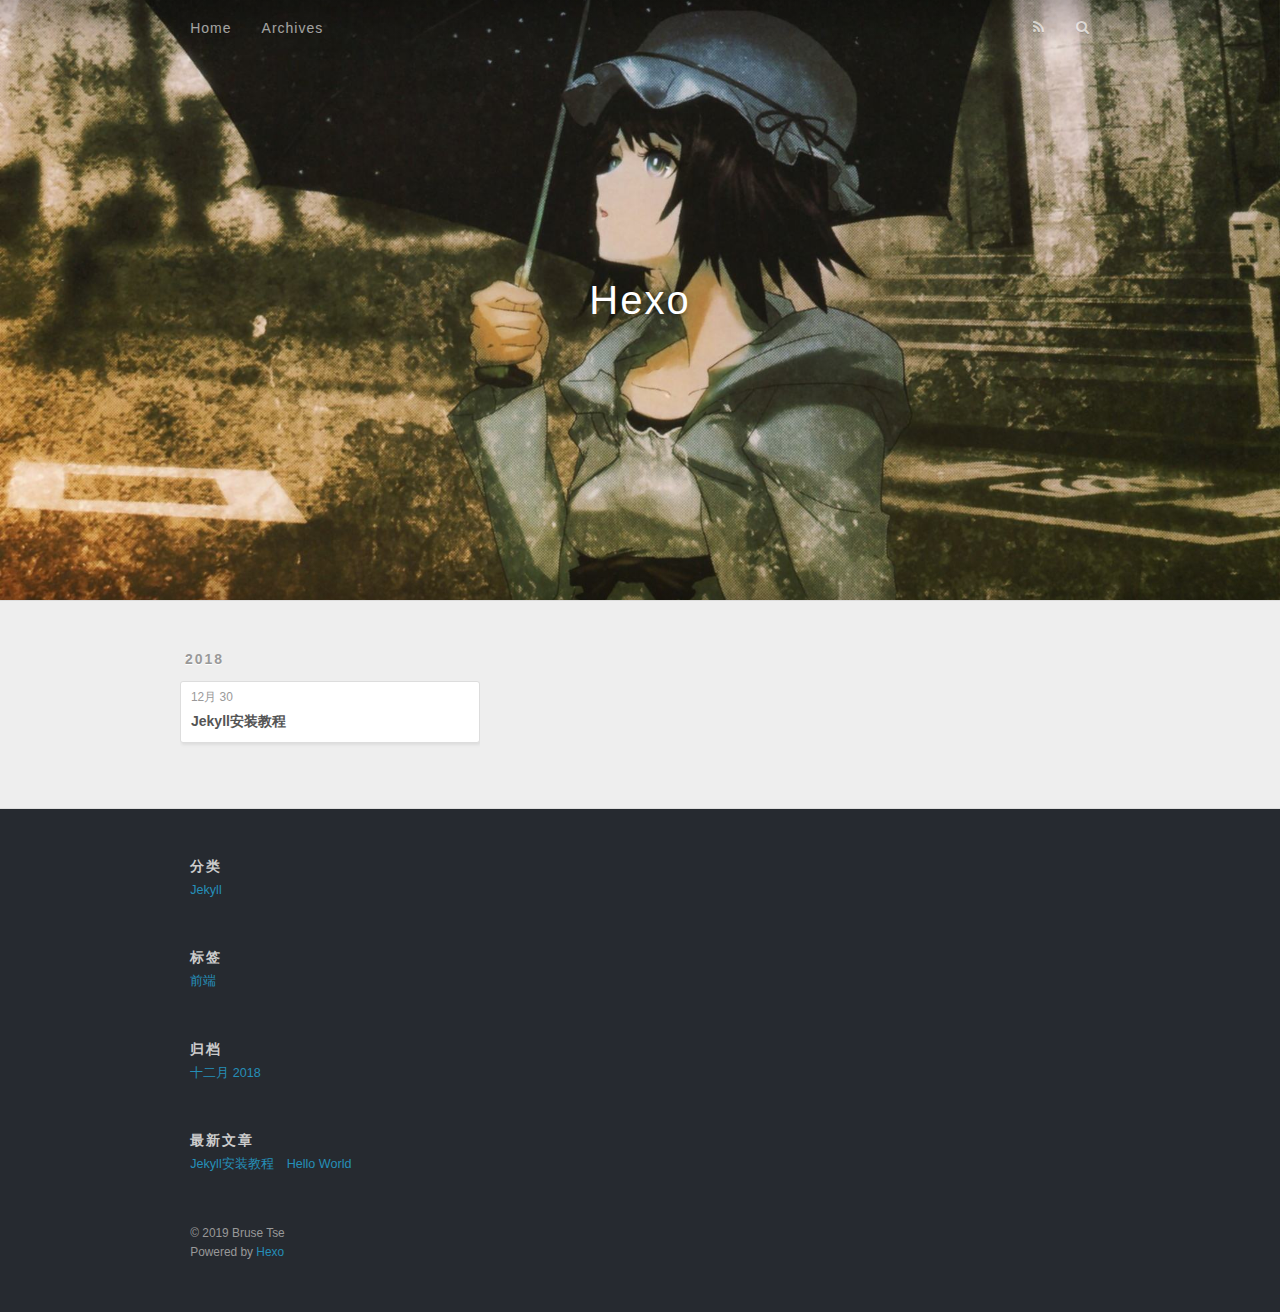
<file: tags/前端/index.html>
<!DOCTYPE html>
<html>
<head><meta name="generator" content="Hexo 3.8.0">
  <meta charset="utf-8">
  

  
  <title>Tag: 前端 | Hexo</title>
  <meta name="viewport" content="width=device-width, initial-scale=1, maximum-scale=1">
  <meta property="og:type" content="website">
<meta property="og:title" content="Hexo">
<meta property="og:url" content="http://brusetse.github.io/tags/前端/index.html">
<meta property="og:site_name" content="Hexo">
<meta property="og:locale" content="zh-CN">
<meta name="twitter:card" content="summary">
<meta name="twitter:title" content="Hexo">
  
    <link rel="alternate" href="/atom.xml" title="Hexo" type="application/atom+xml">
  
  
    <link rel="icon" href="/favicon.png">
  
  
    <link href="//fonts.googleapis.com/css?family=Source+Code+Pro" rel="stylesheet" type="text/css">
  
  <link rel="stylesheet" href="/css/style.css">
</head>
</html>
<body>
  <div id="container">
    <div id="wrap">
      <header id="header">
  <div id="banner"></div>
  <div id="header-outer" class="outer">
    <div id="header-title" class="inner">
      <h1 id="logo-wrap">
        <a href="/" id="logo">Hexo</a>
      </h1>
      
    </div>
    <div id="header-inner" class="inner">
      <nav id="main-nav">
        <a id="main-nav-toggle" class="nav-icon"></a>
        
          <a class="main-nav-link" href="/">Home</a>
        
          <a class="main-nav-link" href="/archives">Archives</a>
        
      </nav>
      <nav id="sub-nav">
        
          <a id="nav-rss-link" class="nav-icon" href="/atom.xml" title="RSS Feed"></a>
        
        <a id="nav-search-btn" class="nav-icon" title="搜索"></a>
      </nav>
      <div id="search-form-wrap">
        <form action="//google.com/search" method="get" accept-charset="UTF-8" class="search-form"><input type="search" name="q" class="search-form-input" placeholder="Search"><button type="submit" class="search-form-submit">&#xF002;</button><input type="hidden" name="sitesearch" value="http://brusetse.github.io"></form>
      </div>
    </div>
  </div>
</header>
      <div class="outer">
        <section id="main">
  
  
    
    
      
      
      <section class="archives-wrap">
        <div class="archive-year-wrap">
          <a href="/archives/2018" class="archive-year">2018</a>
        </div>
        <div class="archives">
    
    <article class="archive-article archive-type-post">
  <div class="archive-article-inner">
    <header class="archive-article-header">
      <a href="/2018/12/30/Jekyll安装/" class="archive-article-date">
  <time datetime="2018-12-30T08:17:49.000Z" itemprop="datePublished">12月 30</time>
</a>
      
  
    <h1 itemprop="name">
      <a class="archive-article-title" href="/2018/12/30/Jekyll安装/">Jekyll安装教程</a>
    </h1>
  

    </header>
  </div>
</article>
  
  
    </div></section>
  


</section>
        
      </div>
      <footer id="footer">
  
    <aside id="sidebar" class="outer">
  
    
  <div class="widget-wrap">
    <h3 class="widget-title">分类</h3>
    <div class="widget">
      <ul class="category-list"><li class="category-list-item"><a class="category-list-link" href="/categories/Jekyll/">Jekyll</a></li></ul>
    </div>
  </div>


  
    
  <div class="widget-wrap">
    <h3 class="widget-title">标签</h3>
    <div class="widget">
      <ul class="tag-list"><li class="tag-list-item"><a class="tag-list-link" href="/tags/前端/">前端</a></li></ul>
    </div>
  </div>


  
    
  <div class="widget-wrap">
    <h3 class="widget-title">归档</h3>
    <div class="widget">
      <ul class="archive-list"><li class="archive-list-item"><a class="archive-list-link" href="/archives/2018/12/">十二月 2018</a></li></ul>
    </div>
  </div>


  
    
  <div class="widget-wrap">
    <h3 class="widget-title">最新文章</h3>
    <div class="widget">
      <ul>
        
          <li>
            <a href="/2018/12/30/Jekyll安装/">Jekyll安装教程</a>
          </li>
        
          <li>
            <a href="/2018/12/30/hello-world/">Hello World</a>
          </li>
        
      </ul>
    </div>
  </div>

  
</aside>
  
  <div class="outer">
    <div id="footer-info" class="inner">
      &copy; 2019 Bruse Tse<br>
      Powered by <a href="http://hexo.io/" target="_blank">Hexo</a>
    </div>
  </div>
</footer>
    </div>
    <nav id="mobile-nav">
  
    <a href="/" class="mobile-nav-link">Home</a>
  
    <a href="/archives" class="mobile-nav-link">Archives</a>
  
</nav>
    

<script src="//ajax.googleapis.com/ajax/libs/jquery/2.0.3/jquery.min.js"></script>


  <link rel="stylesheet" href="/fancybox/jquery.fancybox.css">
  <script src="/fancybox/jquery.fancybox.pack.js"></script>


<script src="/js/script.js"></script>



  </div>
</body>
</html>
</file>
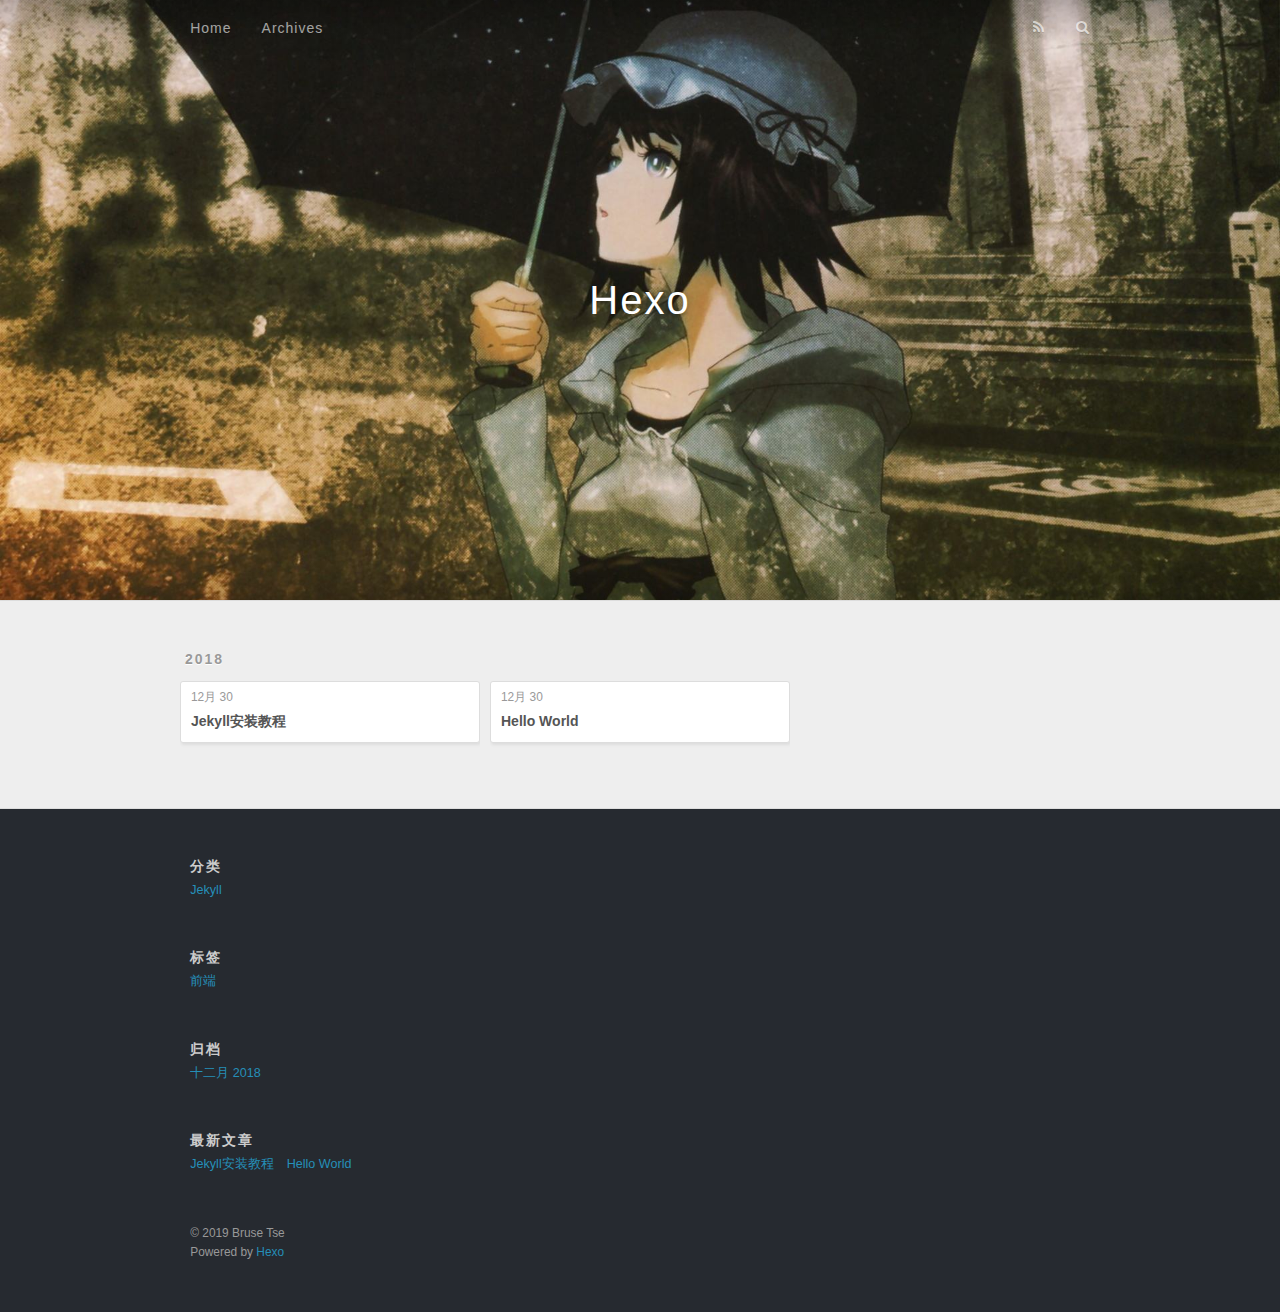
<file: archives/2018/12/index.html>
<!DOCTYPE html>
<html>
<head><meta name="generator" content="Hexo 3.8.0">
  <meta charset="utf-8">
  

  
  <title>归档: 2018/12 | Hexo</title>
  <meta name="viewport" content="width=device-width, initial-scale=1, maximum-scale=1">
  <meta property="og:type" content="website">
<meta property="og:title" content="Hexo">
<meta property="og:url" content="http://brusetse.github.io/archives/2018/12/index.html">
<meta property="og:site_name" content="Hexo">
<meta property="og:locale" content="zh-CN">
<meta name="twitter:card" content="summary">
<meta name="twitter:title" content="Hexo">
  
    <link rel="alternate" href="/atom.xml" title="Hexo" type="application/atom+xml">
  
  
    <link rel="icon" href="/favicon.png">
  
  
    <link href="//fonts.googleapis.com/css?family=Source+Code+Pro" rel="stylesheet" type="text/css">
  
  <link rel="stylesheet" href="/css/style.css">
</head>
</html>
<body>
  <div id="container">
    <div id="wrap">
      <header id="header">
  <div id="banner"></div>
  <div id="header-outer" class="outer">
    <div id="header-title" class="inner">
      <h1 id="logo-wrap">
        <a href="/" id="logo">Hexo</a>
      </h1>
      
    </div>
    <div id="header-inner" class="inner">
      <nav id="main-nav">
        <a id="main-nav-toggle" class="nav-icon"></a>
        
          <a class="main-nav-link" href="/">Home</a>
        
          <a class="main-nav-link" href="/archives">Archives</a>
        
      </nav>
      <nav id="sub-nav">
        
          <a id="nav-rss-link" class="nav-icon" href="/atom.xml" title="RSS Feed"></a>
        
        <a id="nav-search-btn" class="nav-icon" title="搜索"></a>
      </nav>
      <div id="search-form-wrap">
        <form action="//google.com/search" method="get" accept-charset="UTF-8" class="search-form"><input type="search" name="q" class="search-form-input" placeholder="Search"><button type="submit" class="search-form-submit">&#xF002;</button><input type="hidden" name="sitesearch" value="http://brusetse.github.io"></form>
      </div>
    </div>
  </div>
</header>
      <div class="outer">
        <section id="main">
  
  
    
    
      
      
      <section class="archives-wrap">
        <div class="archive-year-wrap">
          <a href="/archives/2018" class="archive-year">2018</a>
        </div>
        <div class="archives">
    
    <article class="archive-article archive-type-post">
  <div class="archive-article-inner">
    <header class="archive-article-header">
      <a href="/2018/12/30/Jekyll安装/" class="archive-article-date">
  <time datetime="2018-12-30T08:17:49.000Z" itemprop="datePublished">12月 30</time>
</a>
      
  
    <h1 itemprop="name">
      <a class="archive-article-title" href="/2018/12/30/Jekyll安装/">Jekyll安装教程</a>
    </h1>
  

    </header>
  </div>
</article>
  
    
    
    <article class="archive-article archive-type-post">
  <div class="archive-article-inner">
    <header class="archive-article-header">
      <a href="/2018/12/30/hello-world/" class="archive-article-date">
  <time datetime="2018-12-30T07:03:46.150Z" itemprop="datePublished">12月 30</time>
</a>
      
  
    <h1 itemprop="name">
      <a class="archive-article-title" href="/2018/12/30/hello-world/">Hello World</a>
    </h1>
  

    </header>
  </div>
</article>
  
  
    </div></section>
  


</section>
        
      </div>
      <footer id="footer">
  
    <aside id="sidebar" class="outer">
  
    
  <div class="widget-wrap">
    <h3 class="widget-title">分类</h3>
    <div class="widget">
      <ul class="category-list"><li class="category-list-item"><a class="category-list-link" href="/categories/Jekyll/">Jekyll</a></li></ul>
    </div>
  </div>


  
    
  <div class="widget-wrap">
    <h3 class="widget-title">标签</h3>
    <div class="widget">
      <ul class="tag-list"><li class="tag-list-item"><a class="tag-list-link" href="/tags/前端/">前端</a></li></ul>
    </div>
  </div>


  
    
  <div class="widget-wrap">
    <h3 class="widget-title">归档</h3>
    <div class="widget">
      <ul class="archive-list"><li class="archive-list-item"><a class="archive-list-link" href="/archives/2018/12/">十二月 2018</a></li></ul>
    </div>
  </div>


  
    
  <div class="widget-wrap">
    <h3 class="widget-title">最新文章</h3>
    <div class="widget">
      <ul>
        
          <li>
            <a href="/2018/12/30/Jekyll安装/">Jekyll安装教程</a>
          </li>
        
          <li>
            <a href="/2018/12/30/hello-world/">Hello World</a>
          </li>
        
      </ul>
    </div>
  </div>

  
</aside>
  
  <div class="outer">
    <div id="footer-info" class="inner">
      &copy; 2019 Bruse Tse<br>
      Powered by <a href="http://hexo.io/" target="_blank">Hexo</a>
    </div>
  </div>
</footer>
    </div>
    <nav id="mobile-nav">
  
    <a href="/" class="mobile-nav-link">Home</a>
  
    <a href="/archives" class="mobile-nav-link">Archives</a>
  
</nav>
    

<script src="//ajax.googleapis.com/ajax/libs/jquery/2.0.3/jquery.min.js"></script>


  <link rel="stylesheet" href="/fancybox/jquery.fancybox.css">
  <script src="/fancybox/jquery.fancybox.pack.js"></script>


<script src="/js/script.js"></script>



  </div>
</body>
</html>
</file>
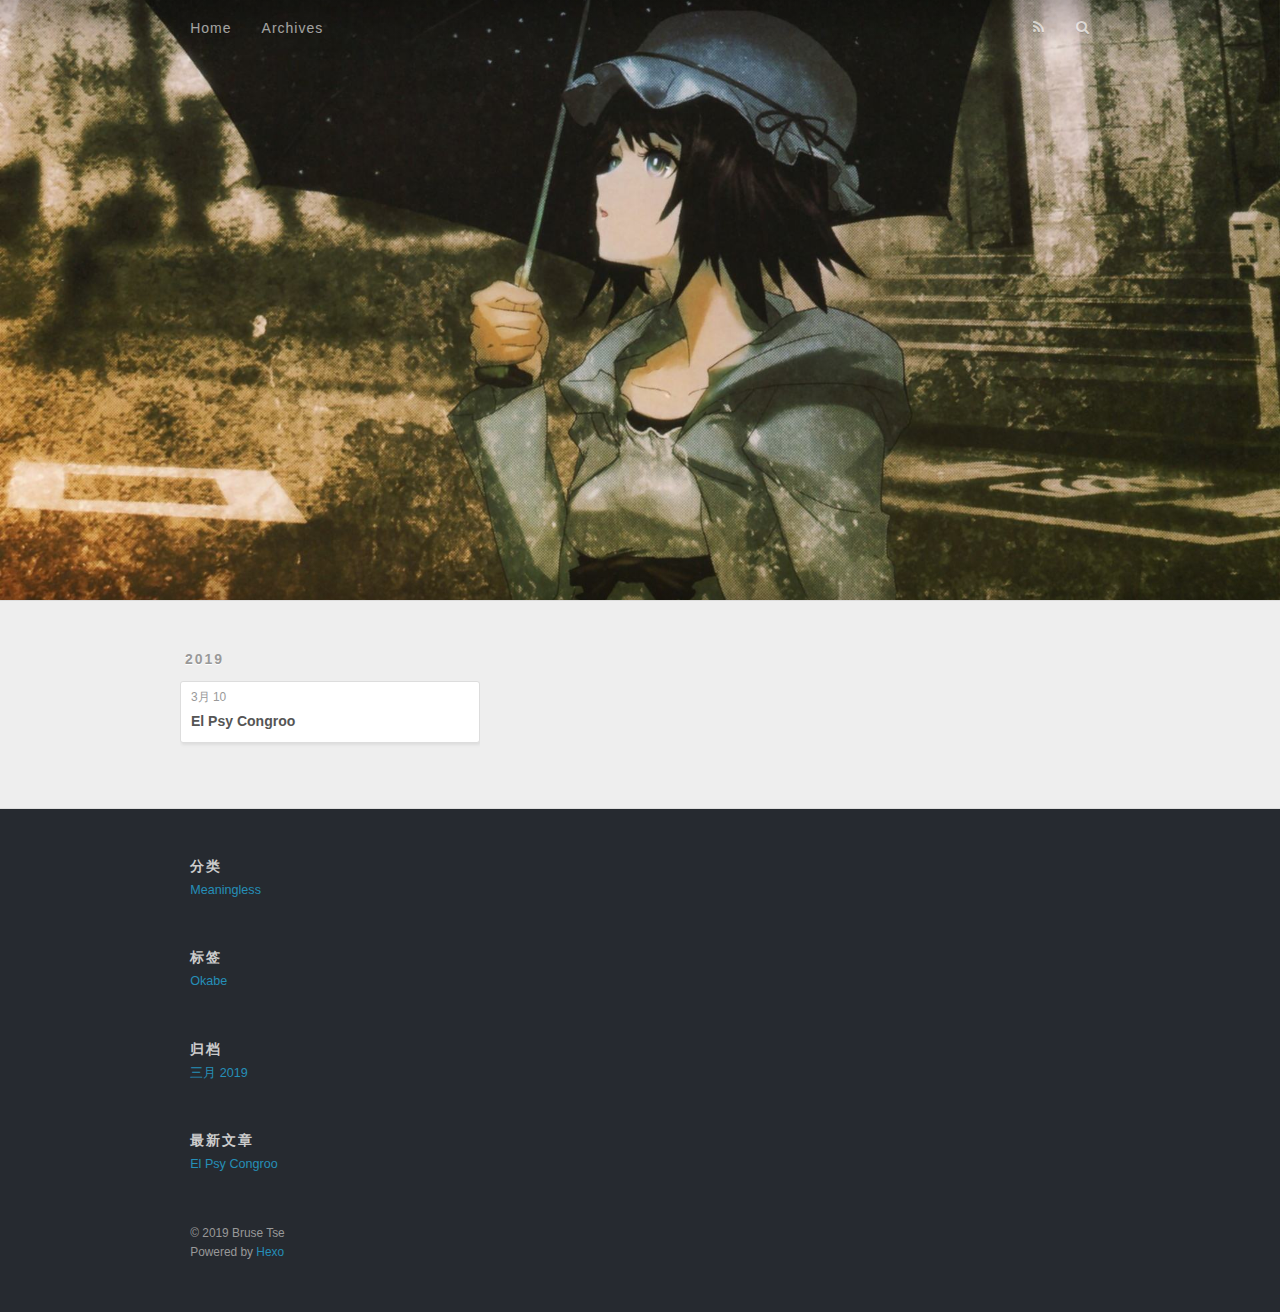
<file: archives/2019/03/index.html>
<!DOCTYPE html>
<html>
<head><meta name="generator" content="Hexo 3.8.0">
  <meta charset="utf-8">
  

  
  <title>归档: 2019/3 | El Psy Congroo</title>
  <meta name="viewport" content="width=device-width, initial-scale=1, maximum-scale=1">
  <meta property="og:type" content="website">
<meta property="og:title" content="El Psy Congroo">
<meta property="og:url" content="http://brusetse.github.io/archives/2019/03/index.html">
<meta property="og:site_name" content="El Psy Congroo">
<meta property="og:locale" content="zh-CN">
<meta name="twitter:card" content="summary">
<meta name="twitter:title" content="El Psy Congroo">
  
    <link rel="alternate" href="/atom.xml" title="El Psy Congroo" type="application/atom+xml">
  
  
    <link rel="icon" href="/css/images/favicon.png">
  
  
    <link href="//fonts.googleapis.com/css?family=Source+Code+Pro" rel="stylesheet" type="text/css">
  
  <link rel="stylesheet" href="/css/style.css">
</head>
</html>
<body>
  <div id="container">
    <div id="wrap">
      <header id="header">
  <div id="banner"></div>
  <div id="header-outer" class="outer">
    <div id="header-title" class="inner">
      <h1 id="logo-wrap">
        <!-- <a href="/" id="logo">El Psy Congroo</a> -->
        <a href="/" id="logo"></a>
      </h1>
      
    </div>
    <div id="header-inner" class="inner">
      <nav id="main-nav">
        <a id="main-nav-toggle" class="nav-icon"></a>
        
          <a class="main-nav-link" href="/">Home</a>
        
          <a class="main-nav-link" href="/archives">Archives</a>
        
      </nav>
      <nav id="sub-nav">
        
          <a id="nav-rss-link" class="nav-icon" href="/atom.xml" title="RSS Feed"></a>
        
        <a id="nav-search-btn" class="nav-icon" title="搜索"></a>
      </nav>
      <div id="search-form-wrap">
        <form action="//google.com/search" method="get" accept-charset="UTF-8" class="search-form"><input type="search" name="q" class="search-form-input" placeholder="Search"><button type="submit" class="search-form-submit">&#xF002;</button><input type="hidden" name="sitesearch" value="http://brusetse.github.io"></form>
      </div>
    </div>
  </div>
</header>
      <div class="outer">
        <section id="main">
  
  
    
    
      
      
      <section class="archives-wrap">
        <div class="archive-year-wrap">
          <a href="/archives/2019" class="archive-year">2019</a>
        </div>
        <div class="archives">
    
    <article class="archive-article archive-type-post">
  <div class="archive-article-inner">
    <header class="archive-article-header">
      <a href="/2019/03/10/el-psy-congroo/" class="archive-article-date">
  <time datetime="2019-03-10T14:01:24.000Z" itemprop="datePublished">3月 10</time>
</a>
      
  
    <h1 itemprop="name">
      <a class="archive-article-title" href="/2019/03/10/el-psy-congroo/">El Psy Congroo</a>
    </h1>
  

    </header>
  </div>
</article>
  
  
    </div></section>
  


</section>
        
      </div>
      <footer id="footer">
  
    <aside id="sidebar" class="outer">
  
    
  <div class="widget-wrap">
    <h3 class="widget-title">分类</h3>
    <div class="widget">
      <ul class="category-list"><li class="category-list-item"><a class="category-list-link" href="/categories/Meaningless/">Meaningless</a></li></ul>
    </div>
  </div>


  
    
  <div class="widget-wrap">
    <h3 class="widget-title">标签</h3>
    <div class="widget">
      <ul class="tag-list"><li class="tag-list-item"><a class="tag-list-link" href="/tags/Okabe/">Okabe</a></li></ul>
    </div>
  </div>


  
    
  <div class="widget-wrap">
    <h3 class="widget-title">归档</h3>
    <div class="widget">
      <ul class="archive-list"><li class="archive-list-item"><a class="archive-list-link" href="/archives/2019/03/">三月 2019</a></li></ul>
    </div>
  </div>


  
    
  <div class="widget-wrap">
    <h3 class="widget-title">最新文章</h3>
    <div class="widget">
      <ul>
        
          <li>
            <a href="/2019/03/10/el-psy-congroo/">El Psy Congroo</a>
          </li>
        
      </ul>
    </div>
  </div>

  
</aside>
  
  <div class="outer">
    <div id="footer-info" class="inner">
      &copy; 2019 Bruse Tse<br>
      Powered by <a href="http://hexo.io/" target="_blank">Hexo</a>
    </div>
  </div>
</footer>
    </div>
    <nav id="mobile-nav">
  
    <a href="/" class="mobile-nav-link">Home</a>
  
    <a href="/archives" class="mobile-nav-link">Archives</a>
  
</nav>
    

<script src="//ajax.googleapis.com/ajax/libs/jquery/2.0.3/jquery.min.js"></script>


  <link rel="stylesheet" href="/fancybox/jquery.fancybox.css">
  <script src="/fancybox/jquery.fancybox.pack.js"></script>


<script src="/js/script.js"></script>



  </div>
</body>
</html>
</file>
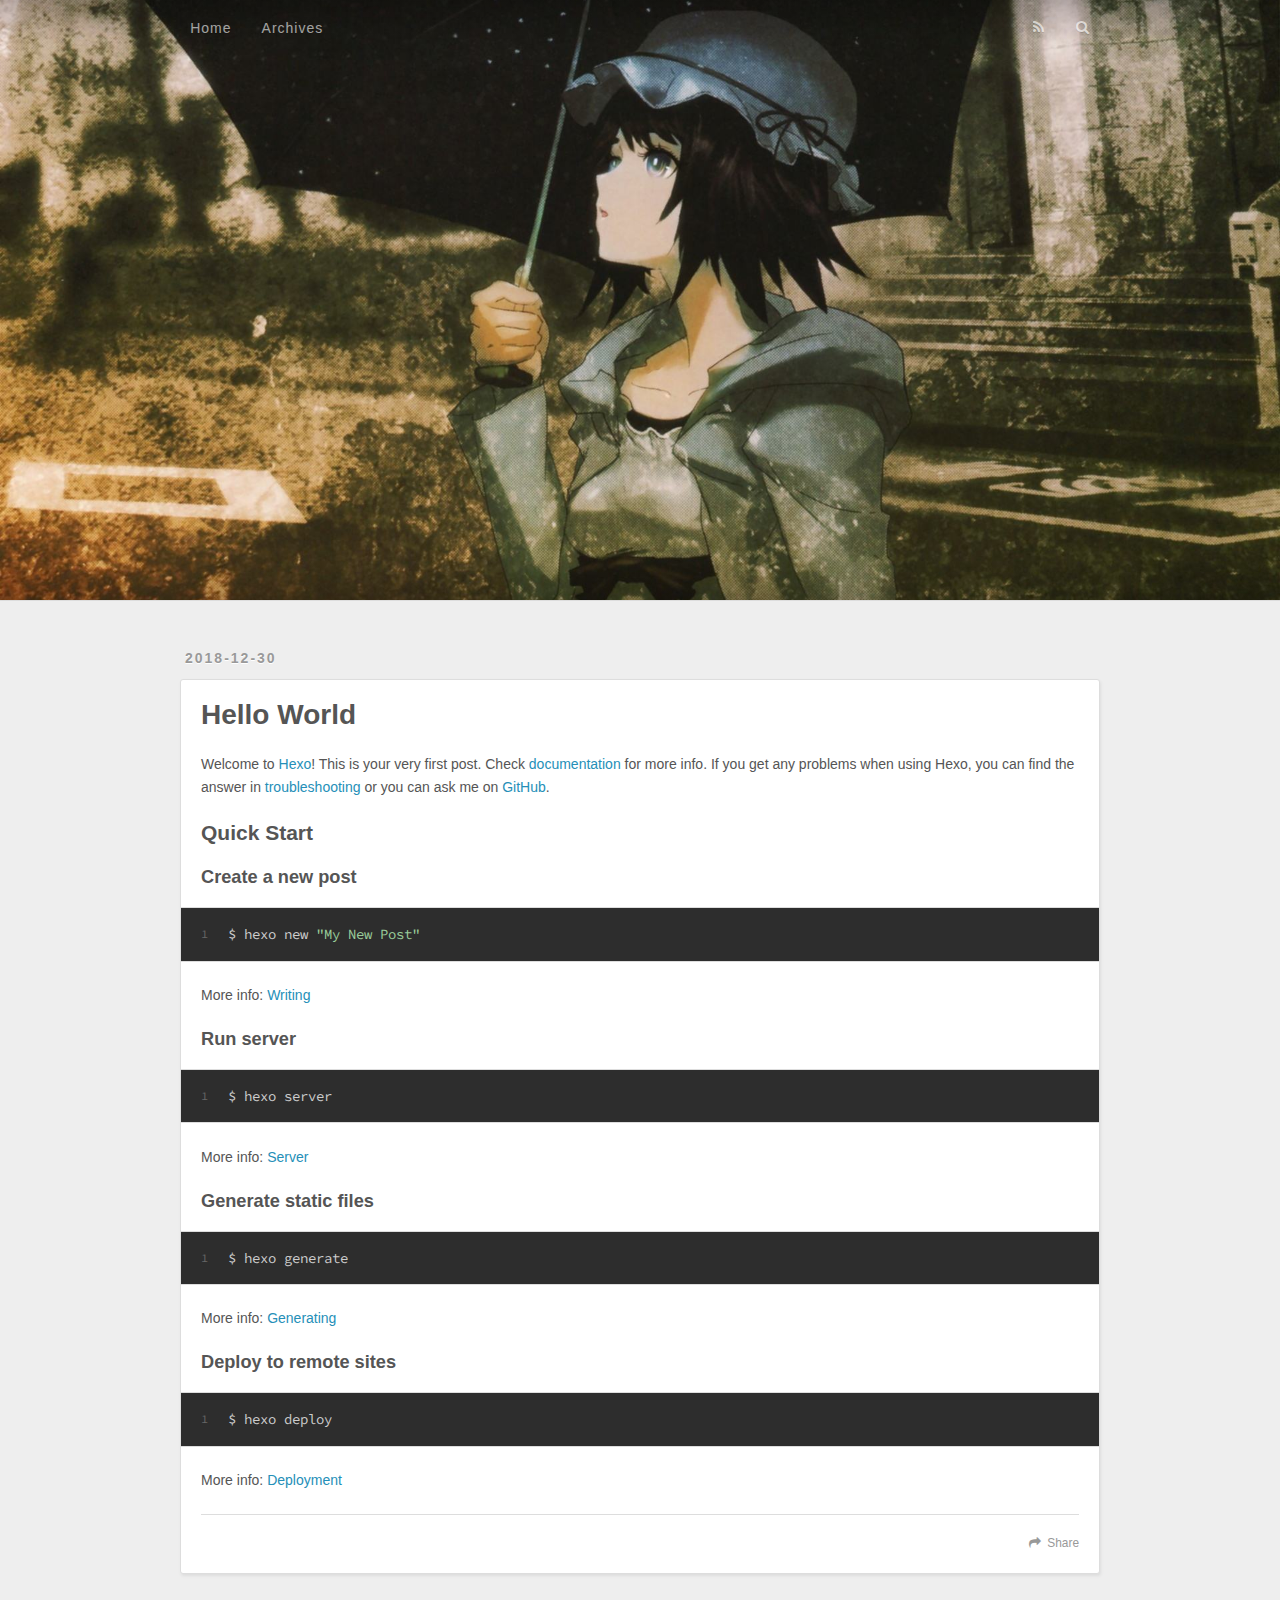
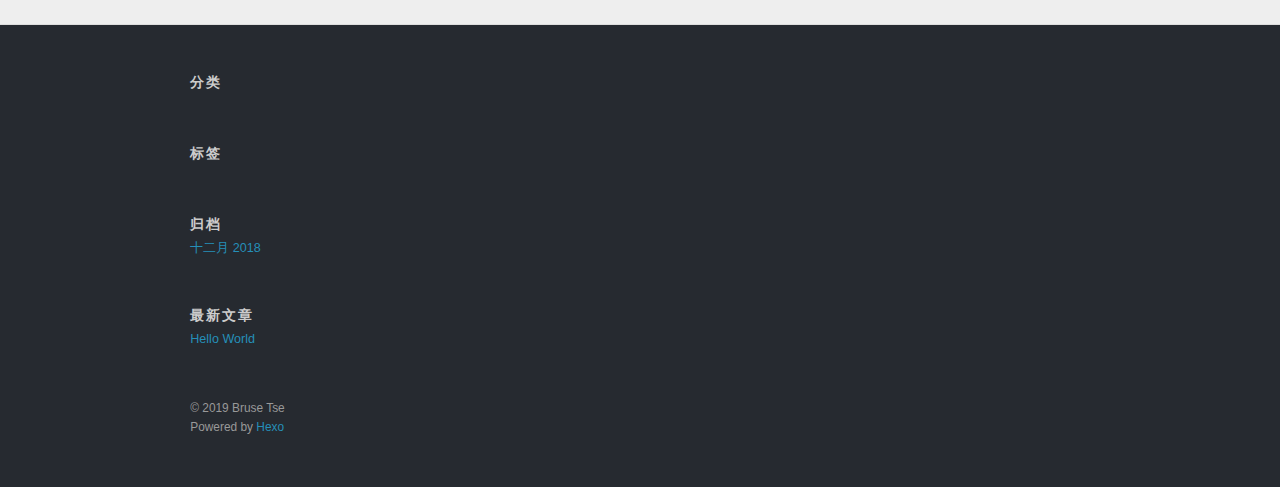
<file: 2018/12/30/hello-world/index.html>
<!DOCTYPE html>
<html>
<head><meta name="generator" content="Hexo 3.8.0">
  <meta charset="utf-8">
  

  
  <title>Hello World | El Psy Congroo</title>
  <meta name="viewport" content="width=device-width, initial-scale=1, maximum-scale=1">
  <meta name="description" content="Welcome to Hexo! This is your very first post. Check documentation for more info. If you get any problems when using Hexo, you can find the answer in troubleshooting or you can ask me on GitHub. Quick">
<meta property="og:type" content="article">
<meta property="og:title" content="Hello World">
<meta property="og:url" content="http://brusetse.github.io/2018/12/30/hello-world/index.html">
<meta property="og:site_name" content="El Psy Congroo">
<meta property="og:description" content="Welcome to Hexo! This is your very first post. Check documentation for more info. If you get any problems when using Hexo, you can find the answer in troubleshooting or you can ask me on GitHub. Quick">
<meta property="og:locale" content="zh-CN">
<meta property="og:updated_time" content="2019-03-10T13:58:58.195Z">
<meta name="twitter:card" content="summary">
<meta name="twitter:title" content="Hello World">
<meta name="twitter:description" content="Welcome to Hexo! This is your very first post. Check documentation for more info. If you get any problems when using Hexo, you can find the answer in troubleshooting or you can ask me on GitHub. Quick">
  
    <link rel="alternate" href="/atom.xml" title="El Psy Congroo" type="application/atom+xml">
  
  
    <link rel="icon" href="/css/images/favicon.png">
  
  
    <link href="//fonts.googleapis.com/css?family=Source+Code+Pro" rel="stylesheet" type="text/css">
  
  <link rel="stylesheet" href="/css/style.css">
</head>
</html>
<body>
  <div id="container">
    <div id="wrap">
      <header id="header">
  <div id="banner"></div>
  <div id="header-outer" class="outer">
    <div id="header-title" class="inner">
      <h1 id="logo-wrap">
        <!-- <a href="/" id="logo">El Psy Congroo</a> -->
        <a href="/" id="logo"></a>
      </h1>
      
    </div>
    <div id="header-inner" class="inner">
      <nav id="main-nav">
        <a id="main-nav-toggle" class="nav-icon"></a>
        
          <a class="main-nav-link" href="/">Home</a>
        
          <a class="main-nav-link" href="/archives">Archives</a>
        
      </nav>
      <nav id="sub-nav">
        
          <a id="nav-rss-link" class="nav-icon" href="/atom.xml" title="RSS Feed"></a>
        
        <a id="nav-search-btn" class="nav-icon" title="搜索"></a>
      </nav>
      <div id="search-form-wrap">
        <form action="//google.com/search" method="get" accept-charset="UTF-8" class="search-form"><input type="search" name="q" class="search-form-input" placeholder="Search"><button type="submit" class="search-form-submit">&#xF002;</button><input type="hidden" name="sitesearch" value="http://brusetse.github.io"></form>
      </div>
    </div>
  </div>
</header>
      <div class="outer">
        <section id="main"><article id="post-hello-world" class="article article-type-post" itemscope="" itemprop="blogPost">
  <div class="article-meta">
    <a href="/2018/12/30/hello-world/" class="article-date">
  <time datetime="2018-12-30T07:03:46.150Z" itemprop="datePublished">2018-12-30</time>
</a>
    
  </div>
  <div class="article-inner">
    
    
      <header class="article-header">
        
  
    <h1 class="article-title" itemprop="name">
      Hello World
    </h1>
  

      </header>
    
    <div class="article-entry" itemprop="articleBody">
      
        <p>Welcome to <a href="https://hexo.io/" target="_blank" rel="noopener">Hexo</a>! This is your very first post. Check <a href="https://hexo.io/docs/" target="_blank" rel="noopener">documentation</a> for more info. If you get any problems when using Hexo, you can find the answer in <a href="https://hexo.io/docs/troubleshooting.html" target="_blank" rel="noopener">troubleshooting</a> or you can ask me on <a href="https://github.com/hexojs/hexo/issues" target="_blank" rel="noopener">GitHub</a>.</p>
<h2 id="Quick-Start"><a href="#Quick-Start" class="headerlink" title="Quick Start"></a>Quick Start</h2><h3 id="Create-a-new-post"><a href="#Create-a-new-post" class="headerlink" title="Create a new post"></a>Create a new post</h3><figure class="highlight bash"><table><tr><td class="gutter"><pre><span class="line">1</span><br></pre></td><td class="code"><pre><span class="line">$ hexo new <span class="string">"My New Post"</span></span><br></pre></td></tr></table></figure>
<p>More info: <a href="https://hexo.io/docs/writing.html" target="_blank" rel="noopener">Writing</a></p>
<h3 id="Run-server"><a href="#Run-server" class="headerlink" title="Run server"></a>Run server</h3><figure class="highlight bash"><table><tr><td class="gutter"><pre><span class="line">1</span><br></pre></td><td class="code"><pre><span class="line">$ hexo server</span><br></pre></td></tr></table></figure>
<p>More info: <a href="https://hexo.io/docs/server.html" target="_blank" rel="noopener">Server</a></p>
<h3 id="Generate-static-files"><a href="#Generate-static-files" class="headerlink" title="Generate static files"></a>Generate static files</h3><figure class="highlight bash"><table><tr><td class="gutter"><pre><span class="line">1</span><br></pre></td><td class="code"><pre><span class="line">$ hexo generate</span><br></pre></td></tr></table></figure>
<p>More info: <a href="https://hexo.io/docs/generating.html" target="_blank" rel="noopener">Generating</a></p>
<h3 id="Deploy-to-remote-sites"><a href="#Deploy-to-remote-sites" class="headerlink" title="Deploy to remote sites"></a>Deploy to remote sites</h3><figure class="highlight bash"><table><tr><td class="gutter"><pre><span class="line">1</span><br></pre></td><td class="code"><pre><span class="line">$ hexo deploy</span><br></pre></td></tr></table></figure>
<p>More info: <a href="https://hexo.io/docs/deployment.html" target="_blank" rel="noopener">Deployment</a></p>

      
    </div>
    <footer class="article-footer">
      <a data-url="http://brusetse.github.io/2018/12/30/hello-world/" data-id="cjt2zhgej0000jgrbw9x50g3g" class="article-share-link">Share</a>
      
      
    </footer>
  </div>
  
    
  
</article>

</section>
        
      </div>
      <footer id="footer">
  
    <aside id="sidebar" class="outer">
  
    
  <div class="widget-wrap">
    <h3 class="widget-title">分类</h3>
    <div class="widget">
      <ul class="category-list"></ul>
    </div>
  </div>


  
    
  <div class="widget-wrap">
    <h3 class="widget-title">标签</h3>
    <div class="widget">
      <ul class="tag-list"></ul>
    </div>
  </div>


  
    
  <div class="widget-wrap">
    <h3 class="widget-title">归档</h3>
    <div class="widget">
      <ul class="archive-list"><li class="archive-list-item"><a class="archive-list-link" href="/archives/2018/12/">十二月 2018</a></li></ul>
    </div>
  </div>


  
    
  <div class="widget-wrap">
    <h3 class="widget-title">最新文章</h3>
    <div class="widget">
      <ul>
        
          <li>
            <a href="/2018/12/30/hello-world/">Hello World</a>
          </li>
        
      </ul>
    </div>
  </div>

  
</aside>
  
  <div class="outer">
    <div id="footer-info" class="inner">
      &copy; 2019 Bruse Tse<br>
      Powered by <a href="http://hexo.io/" target="_blank">Hexo</a>
    </div>
  </div>
</footer>
    </div>
    <nav id="mobile-nav">
  
    <a href="/" class="mobile-nav-link">Home</a>
  
    <a href="/archives" class="mobile-nav-link">Archives</a>
  
</nav>
    

<script src="//ajax.googleapis.com/ajax/libs/jquery/2.0.3/jquery.min.js"></script>


  <link rel="stylesheet" href="/fancybox/jquery.fancybox.css">
  <script src="/fancybox/jquery.fancybox.pack.js"></script>


<script src="/js/script.js"></script>



  </div>
</body>
</html>
</file>
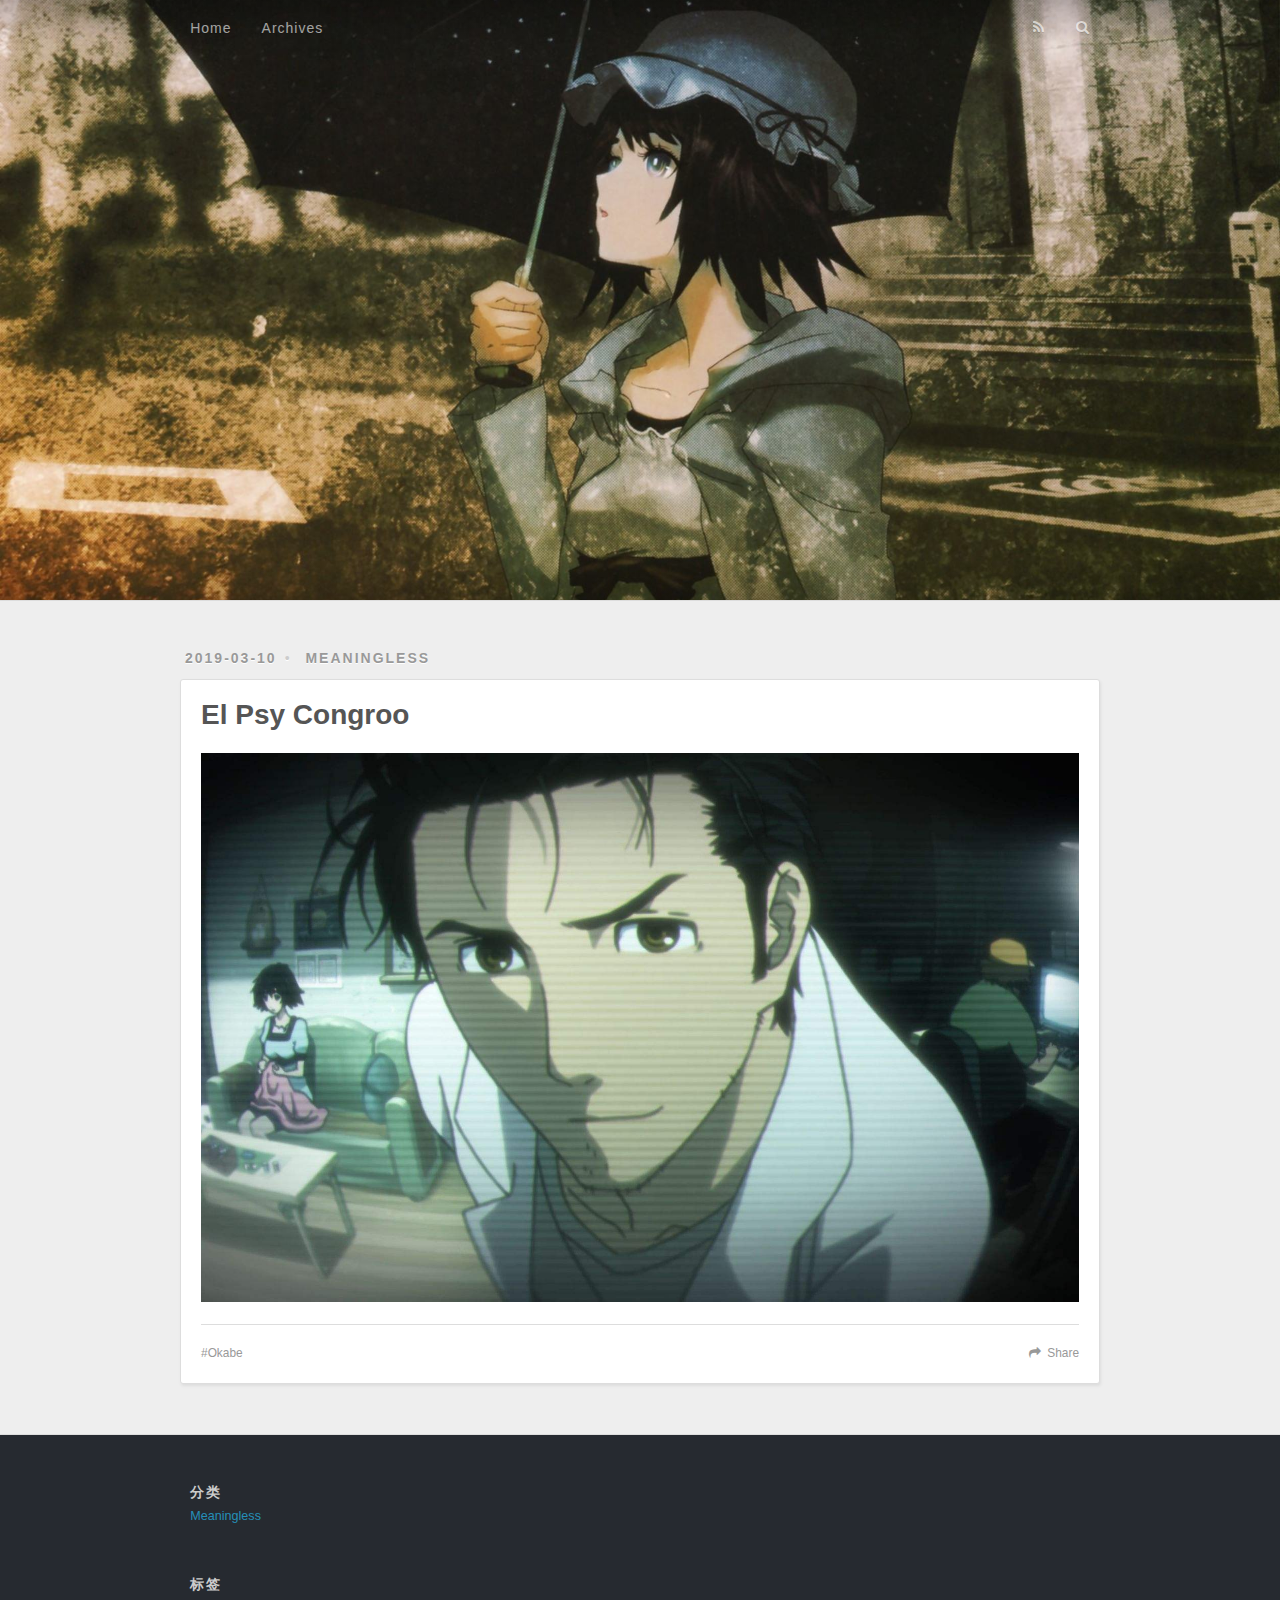
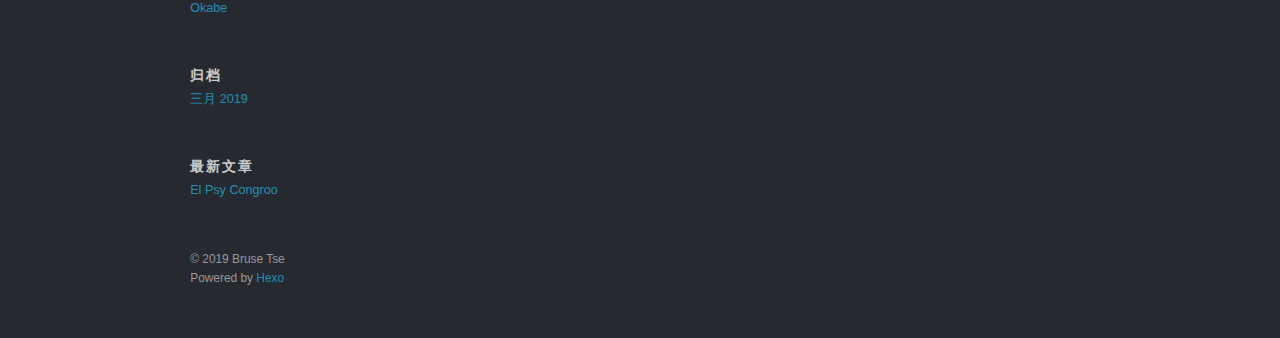
<file: 2019/03/10/el-psy-congroo/index.html>
<!DOCTYPE html>
<html>
<head><meta name="generator" content="Hexo 3.8.0">
  <meta charset="utf-8">
  

  
  <title>El Psy Congroo | El Psy Congroo</title>
  <meta name="viewport" content="width=device-width, initial-scale=1, maximum-scale=1">
  <meta name="keywords" content="Okabe">
<meta property="og:type" content="article">
<meta property="og:title" content="El Psy Congroo">
<meta property="og:url" content="http://brusetse.github.io/2019/03/10/el-psy-congroo/index.html">
<meta property="og:site_name" content="El Psy Congroo">
<meta property="og:locale" content="zh-CN">
<meta property="og:image" content="http://brusetse.github.io/images/okabe.jpg">
<meta property="og:updated_time" content="2019-03-10T14:17:13.665Z">
<meta name="twitter:card" content="summary">
<meta name="twitter:title" content="El Psy Congroo">
<meta name="twitter:image" content="http://brusetse.github.io/images/okabe.jpg">
  
    <link rel="alternate" href="/atom.xml" title="El Psy Congroo" type="application/atom+xml">
  
  
    <link rel="icon" href="/css/images/favicon.png">
  
  
    <link href="//fonts.googleapis.com/css?family=Source+Code+Pro" rel="stylesheet" type="text/css">
  
  <link rel="stylesheet" href="/css/style.css">
</head>
</html>
<body>
  <div id="container">
    <div id="wrap">
      <header id="header">
  <div id="banner"></div>
  <div id="header-outer" class="outer">
    <div id="header-title" class="inner">
      <h1 id="logo-wrap">
        <!-- <a href="/" id="logo">El Psy Congroo</a> -->
        <a href="/" id="logo"></a>
      </h1>
      
    </div>
    <div id="header-inner" class="inner">
      <nav id="main-nav">
        <a id="main-nav-toggle" class="nav-icon"></a>
        
          <a class="main-nav-link" href="/">Home</a>
        
          <a class="main-nav-link" href="/archives">Archives</a>
        
      </nav>
      <nav id="sub-nav">
        
          <a id="nav-rss-link" class="nav-icon" href="/atom.xml" title="RSS Feed"></a>
        
        <a id="nav-search-btn" class="nav-icon" title="搜索"></a>
      </nav>
      <div id="search-form-wrap">
        <form action="//google.com/search" method="get" accept-charset="UTF-8" class="search-form"><input type="search" name="q" class="search-form-input" placeholder="Search"><button type="submit" class="search-form-submit">&#xF002;</button><input type="hidden" name="sitesearch" value="http://brusetse.github.io"></form>
      </div>
    </div>
  </div>
</header>
      <div class="outer">
        <section id="main"><article id="post-el-psy-congroo" class="article article-type-post" itemscope="" itemprop="blogPost">
  <div class="article-meta">
    <a href="/2019/03/10/el-psy-congroo/" class="article-date">
  <time datetime="2019-03-10T14:01:24.000Z" itemprop="datePublished">2019-03-10</time>
</a>
    
  <div class="article-category">
    <a class="article-category-link" href="/categories/Meaningless/">Meaningless</a>
  </div>

  </div>
  <div class="article-inner">
    
    
      <header class="article-header">
        
  
    <h1 class="article-title" itemprop="name">
      El Psy Congroo
    </h1>
  

      </header>
    
    <div class="article-entry" itemprop="articleBody">
      
        <p><img src="/images/okabe.jpg" alt=""></p>

      
    </div>
    <footer class="article-footer">
      <a data-url="http://brusetse.github.io/2019/03/10/el-psy-congroo/" data-id="cjt2zluzq0006l1rb044iodlg" class="article-share-link">Share</a>
      
      
  <ul class="article-tag-list"><li class="article-tag-list-item"><a class="article-tag-list-link" href="/tags/Okabe/">Okabe</a></li></ul>

    </footer>
  </div>
  
    
  
</article>

</section>
        
      </div>
      <footer id="footer">
  
    <aside id="sidebar" class="outer">
  
    
  <div class="widget-wrap">
    <h3 class="widget-title">分类</h3>
    <div class="widget">
      <ul class="category-list"><li class="category-list-item"><a class="category-list-link" href="/categories/Meaningless/">Meaningless</a></li></ul>
    </div>
  </div>


  
    
  <div class="widget-wrap">
    <h3 class="widget-title">标签</h3>
    <div class="widget">
      <ul class="tag-list"><li class="tag-list-item"><a class="tag-list-link" href="/tags/Okabe/">Okabe</a></li></ul>
    </div>
  </div>


  
    
  <div class="widget-wrap">
    <h3 class="widget-title">归档</h3>
    <div class="widget">
      <ul class="archive-list"><li class="archive-list-item"><a class="archive-list-link" href="/archives/2019/03/">三月 2019</a></li></ul>
    </div>
  </div>


  
    
  <div class="widget-wrap">
    <h3 class="widget-title">最新文章</h3>
    <div class="widget">
      <ul>
        
          <li>
            <a href="/2019/03/10/el-psy-congroo/">El Psy Congroo</a>
          </li>
        
      </ul>
    </div>
  </div>

  
</aside>
  
  <div class="outer">
    <div id="footer-info" class="inner">
      &copy; 2019 Bruse Tse<br>
      Powered by <a href="http://hexo.io/" target="_blank">Hexo</a>
    </div>
  </div>
</footer>
    </div>
    <nav id="mobile-nav">
  
    <a href="/" class="mobile-nav-link">Home</a>
  
    <a href="/archives" class="mobile-nav-link">Archives</a>
  
</nav>
    

<script src="//ajax.googleapis.com/ajax/libs/jquery/2.0.3/jquery.min.js"></script>


  <link rel="stylesheet" href="/fancybox/jquery.fancybox.css">
  <script src="/fancybox/jquery.fancybox.pack.js"></script>


<script src="/js/script.js"></script>



  </div>
</body>
</html>
</file>
<file: css/style.css>
body {
  width: 100%;
}
body:before,
body:after {
  content: "";
  display: table;
}
body:after {
  clear: both;
}
html,
body,
div,
span,
applet,
object,
iframe,
h1,
h2,
h3,
h4,
h5,
h6,
p,
blockquote,
pre,
a,
abbr,
acronym,
address,
big,
cite,
code,
del,
dfn,
em,
img,
ins,
kbd,
q,
s,
samp,
small,
strike,
strong,
sub,
sup,
tt,
var,
dl,
dt,
dd,
ol,
ul,
li,
fieldset,
form,
label,
legend,
table,
caption,
tbody,
tfoot,
thead,
tr,
th,
td {
  margin: 0;
  padding: 0;
  border: 0;
  outline: 0;
  font-weight: inherit;
  font-style: inherit;
  font-family: inherit;
  font-size: 100%;
  vertical-align: baseline;
}
body {
  line-height: 1;
  color: #000;
  background: #fff;
}
ol,
ul {
  list-style: none;
}
table {
  border-collapse: separate;
  border-spacing: 0;
  vertical-align: middle;
}
caption,
th,
td {
  text-align: left;
  font-weight: normal;
  vertical-align: middle;
}
a img {
  border: none;
}
input,
button {
  margin: 0;
  padding: 0;
}
input::-moz-focus-inner,
button::-moz-focus-inner {
  border: 0;
  padding: 0;
}
@font-face {
  font-family: FontAwesome;
  font-style: normal;
  font-weight: normal;
  src: url("fonts/fontawesome-webfont.eot?v=#4.0.3");
  src: url("fonts/fontawesome-webfont.eot?#iefix&v=#4.0.3") format("embedded-opentype"), url("fonts/fontawesome-webfont.woff?v=#4.0.3") format("woff"), url("fonts/fontawesome-webfont.ttf?v=#4.0.3") format("truetype"), url("fonts/fontawesome-webfont.svg#fontawesomeregular?v=#4.0.3") format("svg");
}
html,
body,
#container {
  height: 100%;
}
body {
  background: #eee;
  font: 14px -apple-system, BlinkMacSystemFont, "Segoe UI", "Roboto", "Oxygen", "Ubuntu", "Cantarell", "Fira Sans", "Droid Sans", "Helvetica Neue", sans-serif;
  -webkit-text-size-adjust: 100%;
}
.outer {
  max-width: 920px;
  margin: 0 auto;
  padding: 0 20px;
}
.outer:before,
.outer:after {
  content: "";
  display: table;
}
.outer:after {
  clear: both;
}
.inner {
  display: inline;
  float: left;
  width: 97.77777777777777%;
  margin: 0 1.111111111111111%;
}
.left,
.alignleft {
  float: left;
}
.right,
.alignright {
  float: right;
}
.clear {
  clear: both;
}
#container {
  position: relative;
}
.mobile-nav-on {
  overflow: hidden;
}
#wrap {
  height: 100%;
  width: 100%;
  position: absolute;
  top: 0;
  left: 0;
  -webkit-transition: 0.2s ease-out;
  -moz-transition: 0.2s ease-out;
  -ms-transition: 0.2s ease-out;
  transition: 0.2s ease-out;
  z-index: 1;
  background: #eee;
}
.mobile-nav-on #wrap {
  left: 280px;
}
.article-date,
.article-category-link,
.archive-year {
  text-decoration: none;
  text-transform: uppercase;
  letter-spacing: 2px;
  color: #999;
  margin-bottom: 1em;
  margin-left: 5px;
  line-height: 1em;
  text-shadow: 0 1px #fff;
  font-weight: bold;
}
.article-inner,
.archive-article-inner {
  background: #fff;
  -webkit-box-shadow: 1px 2px 3px #ddd;
  box-shadow: 1px 2px 3px #ddd;
  border: 1px solid #ddd;
  border-radius: 3px;
}
.article-entry h1,
.widget h1 {
  font-size: 2em;
}
.article-entry h2,
.widget h2 {
  font-size: 1.5em;
}
.article-entry h3,
.widget h3 {
  font-size: 1.3em;
}
.article-entry h4,
.widget h4 {
  font-size: 1.2em;
}
.article-entry h5,
.widget h5 {
  font-size: 1em;
}
.article-entry h6,
.widget h6 {
  font-size: 1em;
  color: #999;
}
.article-entry hr,
.widget hr {
  border: 1px dashed #ddd;
}
.article-entry strong,
.widget strong {
  font-weight: bold;
}
.article-entry em,
.widget em,
.article-entry cite,
.widget cite {
  font-style: italic;
}
.article-entry sup,
.widget sup,
.article-entry sub,
.widget sub {
  font-size: 0.75em;
  line-height: 0;
  position: relative;
  vertical-align: baseline;
}
.article-entry sup,
.widget sup {
  top: -0.5em;
}
.article-entry sub,
.widget sub {
  bottom: -0.2em;
}
.article-entry small,
.widget small {
  font-size: 0.85em;
}
.article-entry acronym,
.widget acronym,
.article-entry abbr,
.widget abbr {
  border-bottom: 1px dotted;
}
.article-entry ul,
.widget ul,
.article-entry ol,
.widget ol,
.article-entry dl,
.widget dl {
  margin: 0 20px;
  line-height: 1.6em;
}
.article-entry ul ul,
.widget ul ul,
.article-entry ol ul,
.widget ol ul,
.article-entry ul ol,
.widget ul ol,
.article-entry ol ol,
.widget ol ol {
  margin-top: 0;
  margin-bottom: 0;
}
.article-entry ul,
.widget ul {
  list-style: disc;
}
.article-entry ol,
.widget ol {
  list-style: decimal;
}
.article-entry dt,
.widget dt {
  font-weight: bold;
}
#header {
  height: 600px;
  position: relative;
  border-bottom: 1px solid #ddd;
}
#header:before,
#header:after {
  content: "";
  position: absolute;
  left: 0;
  right: 0;
  height: 40px;
}
#header:before {
  top: 0;
  background: -webkit-linear-gradient(rgba(0,0,0,0.2), transparent);
  background: -moz-linear-gradient(rgba(0,0,0,0.2), transparent);
  background: -ms-linear-gradient(rgba(0,0,0,0.2), transparent);
  background: linear-gradient(rgba(0,0,0,0.2), transparent);
}
#header:after {
  bottom: 0;
  background: -webkit-linear-gradient(transparent, rgba(0,0,0,0.2));
  background: -moz-linear-gradient(transparent, rgba(0,0,0,0.2));
  background: -ms-linear-gradient(transparent, rgba(0,0,0,0.2));
  background: linear-gradient(transparent, rgba(0,0,0,0.2));
}
#header-outer {
  height: 100%;
  position: relative;
}
#header-inner {
  position: relative;
  overflow: hidden;
}
#banner {
  position: absolute;
  top: 0;
  left: 0;
  width: 100%;
  height: 100%;
  background: url("images/banner.jpg") center #000;
  -webkit-background-size: cover;
  -moz-background-size: cover;
  background-size: cover;
  z-index: -1;
}
#header-title {
  text-align: center;
  height: 40px;
  position: absolute;
  top: 50%;
  left: 0;
  margin-top: -20px;
}
#logo,
#subtitle {
  text-decoration: none;
  color: #fff;
  font-weight: 300;
  text-shadow: 0 1px 4px rgba(0,0,0,0.3);
}
#logo {
  font-size: 40px;
  line-height: 40px;
  letter-spacing: 2px;
}
#subtitle {
  font-size: 16px;
  line-height: 16px;
  letter-spacing: 1px;
}
#subtitle-wrap {
  margin-top: 16px;
}
#main-nav {
  float: left;
  margin-left: -15px;
}
.nav-icon,
.main-nav-link {
  float: left;
  color: #fff;
  opacity: 0.6;
  text-decoration: none;
  text-shadow: 0 1px rgba(0,0,0,0.2);
  -webkit-transition: opacity 0.2s;
  -moz-transition: opacity 0.2s;
  -ms-transition: opacity 0.2s;
  transition: opacity 0.2s;
  display: block;
  padding: 20px 15px;
}
.nav-icon:hover,
.main-nav-link:hover {
  opacity: 1;
}
.nav-icon {
  font-family: FontAwesome;
  text-align: center;
  font-size: 14px;
  width: 14px;
  height: 14px;
  padding: 20px 15px;
  position: relative;
  cursor: pointer;
}
.main-nav-link {
  font-weight: 300;
  letter-spacing: 1px;
}
@media screen and (max-width: 479px) {
  .main-nav-link {
    display: none;
  }
}
#main-nav-toggle {
  display: none;
}
#main-nav-toggle:before {
  content: "\f0c9";
}
@media screen and (max-width: 479px) {
  #main-nav-toggle {
    display: block;
  }
}
#sub-nav {
  float: right;
  margin-right: -15px;
}
#nav-rss-link:before {
  content: "\f09e";
}
#nav-search-btn:before {
  content: "\f002";
}
#search-form-wrap {
  position: absolute;
  top: 15px;
  width: 150px;
  height: 30px;
  right: -150px;
  opacity: 0;
  -webkit-transition: 0.2s ease-out;
  -moz-transition: 0.2s ease-out;
  -ms-transition: 0.2s ease-out;
  transition: 0.2s ease-out;
}
#search-form-wrap.on {
  opacity: 1;
  right: 0;
}
@media screen and (max-width: 479px) {
  #search-form-wrap {
    width: 100%;
    right: -100%;
  }
}
.search-form {
  position: absolute;
  top: 0;
  left: 0;
  right: 0;
  background: #fff;
  padding: 5px 15px;
  border-radius: 15px;
  -webkit-box-shadow: 0 0 10px rgba(0,0,0,0.3);
  box-shadow: 0 0 10px rgba(0,0,0,0.3);
}
.search-form-input {
  border: none;
  background: none;
  color: #555;
  width: 100%;
  font: 13px -apple-system, BlinkMacSystemFont, "Segoe UI", "Roboto", "Oxygen", "Ubuntu", "Cantarell", "Fira Sans", "Droid Sans", "Helvetica Neue", sans-serif;
  outline: none;
}
.search-form-input::-webkit-search-results-decoration,
.search-form-input::-webkit-search-cancel-button {
  -webkit-appearance: none;
}
.search-form-submit {
  position: absolute;
  top: 50%;
  right: 10px;
  margin-top: -7px;
  font: 13px FontAwesome;
  border: none;
  background: none;
  color: #bbb;
  cursor: pointer;
}
.search-form-submit:hover,
.search-form-submit:focus {
  color: #777;
}
.article {
  margin: 50px 0;
}
.article-inner {
  overflow: hidden;
}
.article-meta:before,
.article-meta:after {
  content: "";
  display: table;
}
.article-meta:after {
  clear: both;
}
.article-date {
  float: left;
}
.article-category {
  float: left;
  line-height: 1em;
  color: #ccc;
  text-shadow: 0 1px #fff;
  margin-left: 8px;
}
.article-category:before {
  content: "\2022";
}
.article-category-link {
  margin: 0 12px 1em;
}
.article-header {
  padding: 20px 20px 0;
}
.article-title {
  text-decoration: none;
  font-size: 2em;
  font-weight: bold;
  color: #555;
  line-height: 1.1em;
  -webkit-transition: color 0.2s;
  -moz-transition: color 0.2s;
  -ms-transition: color 0.2s;
  transition: color 0.2s;
}
a.article-title:hover {
  color: #258fb8;
}
.article-entry {
  color: #555;
  padding: 0 20px;
}
.article-entry:before,
.article-entry:after {
  content: "";
  display: table;
}
.article-entry:after {
  clear: both;
}
.article-entry p,
.article-entry table {
  line-height: 1.6em;
  margin: 1.6em 0;
}
.article-entry h1,
.article-entry h2,
.article-entry h3,
.article-entry h4,
.article-entry h5,
.article-entry h6 {
  font-weight: bold;
}
.article-entry h1,
.article-entry h2,
.article-entry h3,
.article-entry h4,
.article-entry h5,
.article-entry h6 {
  line-height: 1.1em;
  margin: 1.1em 0;
}
.article-entry a {
  color: #258fb8;
  text-decoration: none;
}
.article-entry a:hover {
  text-decoration: underline;
}
.article-entry ul,
.article-entry ol,
.article-entry dl {
  margin-top: 1.6em;
  margin-bottom: 1.6em;
}
.article-entry img,
.article-entry video {
  max-width: 100%;
  height: auto;
  display: block;
  margin: auto;
}
.article-entry iframe {
  border: none;
}
.article-entry table {
  width: 100%;
  border-collapse: collapse;
  border-spacing: 0;
}
.article-entry th {
  font-weight: bold;
  border-bottom: 3px solid #ddd;
  padding-bottom: 0.5em;
}
.article-entry td {
  border-bottom: 1px solid #ddd;
  padding: 10px 0;
}
.article-entry blockquote {
  font-family: Georgia, "Times New Roman", serif;
  font-size: 1.4em;
  margin: 1.6em 20px;
  text-align: center;
}
.article-entry blockquote footer {
  font-size: 14px;
  margin: 1.6em 0;
  font-family: -apple-system, BlinkMacSystemFont, "Segoe UI", "Roboto", "Oxygen", "Ubuntu", "Cantarell", "Fira Sans", "Droid Sans", "Helvetica Neue", sans-serif;
}
.article-entry blockquote footer cite:before {
  content: "—";
  padding: 0 0.5em;
}
.article-entry .pullquote {
  text-align: left;
  width: 45%;
  margin: 0;
}
.article-entry .pullquote.left {
  margin-left: 0.5em;
  margin-right: 1em;
}
.article-entry .pullquote.right {
  margin-right: 0.5em;
  margin-left: 1em;
}
.article-entry .caption {
  color: #999;
  display: block;
  font-size: 0.9em;
  margin-top: 0.5em;
  position: relative;
  text-align: center;
}
.article-entry .video-container {
  position: relative;
  padding-top: 56.25%;
  height: 0;
  overflow: hidden;
}
.article-entry .video-container iframe,
.article-entry .video-container object,
.article-entry .video-container embed {
  position: absolute;
  top: 0;
  left: 0;
  width: 100%;
  height: 100%;
  margin-top: 0;
}
.article-more-link a {
  display: inline-block;
  line-height: 1em;
  padding: 6px 15px;
  border-radius: 15px;
  background: #eee;
  color: #999;
  text-shadow: 0 1px #fff;
  text-decoration: none;
}
.article-more-link a:hover {
  background: #258fb8;
  color: #fff;
  text-decoration: none;
  text-shadow: 0 1px #1e7293;
}
.article-footer {
  font-size: 0.85em;
  line-height: 1.6em;
  border-top: 1px solid #ddd;
  padding-top: 1.6em;
  margin: 0 20px 20px;
}
.article-footer:before,
.article-footer:after {
  content: "";
  display: table;
}
.article-footer:after {
  clear: both;
}
.article-footer a {
  color: #999;
  text-decoration: none;
}
.article-footer a:hover {
  color: #555;
}
.article-tag-list-item {
  float: left;
  margin-right: 10px;
}
.article-tag-list-link:before {
  content: "#";
}
.article-comment-link {
  float: right;
}
.article-comment-link:before {
  content: "\f075";
  font-family: FontAwesome;
  padding-right: 8px;
}
.article-share-link {
  cursor: pointer;
  float: right;
  margin-left: 20px;
}
.article-share-link:before {
  content: "\f064";
  font-family: FontAwesome;
  padding-right: 6px;
}
#article-nav {
  position: relative;
}
#article-nav:before,
#article-nav:after {
  content: "";
  display: table;
}
#article-nav:after {
  clear: both;
}
@media screen and (min-width: 768px) {
  #article-nav {
    margin: 50px 0;
  }
  #article-nav:before {
    width: 8px;
    height: 8px;
    position: absolute;
    top: 50%;
    left: 50%;
    margin-top: -4px;
    margin-left: -4px;
    content: "";
    border-radius: 50%;
    background: #ddd;
    -webkit-box-shadow: 0 1px 2px #fff;
    box-shadow: 0 1px 2px #fff;
  }
}
.article-nav-link-wrap {
  text-decoration: none;
  text-shadow: 0 1px #fff;
  color: #999;
  -webkit-box-sizing: border-box;
  -moz-box-sizing: border-box;
  box-sizing: border-box;
  margin-top: 50px;
  text-align: center;
  display: block;
}
.article-nav-link-wrap:hover {
  color: #555;
}
@media screen and (min-width: 768px) {
  .article-nav-link-wrap {
    width: 50%;
    margin-top: 0;
  }
}
@media screen and (min-width: 768px) {
  #article-nav-newer {
    float: left;
    text-align: right;
    padding-right: 20px;
  }
}
@media screen and (min-width: 768px) {
  #article-nav-older {
    float: right;
    text-align: left;
    padding-left: 20px;
  }
}
.article-nav-caption {
  text-transform: uppercase;
  letter-spacing: 2px;
  color: #ddd;
  line-height: 1em;
  font-weight: bold;
}
#article-nav-newer .article-nav-caption {
  margin-right: -2px;
}
.article-nav-title {
  font-size: 0.85em;
  line-height: 1.6em;
  margin-top: 0.5em;
}
.article-share-box {
  position: absolute;
  display: none;
  background: #fff;
  -webkit-box-shadow: 1px 2px 10px rgba(0,0,0,0.2);
  box-shadow: 1px 2px 10px rgba(0,0,0,0.2);
  border-radius: 3px;
  margin-left: -145px;
  overflow: hidden;
  z-index: 1;
}
.article-share-box.on {
  display: block;
}
.article-share-input {
  width: 100%;
  background: none;
  -webkit-box-sizing: border-box;
  -moz-box-sizing: border-box;
  box-sizing: border-box;
  font: 14px -apple-system, BlinkMacSystemFont, "Segoe UI", "Roboto", "Oxygen", "Ubuntu", "Cantarell", "Fira Sans", "Droid Sans", "Helvetica Neue", sans-serif;
  padding: 0 15px;
  color: #555;
  outline: none;
  border: 1px solid #ddd;
  border-radius: 3px 3px 0 0;
  height: 36px;
  line-height: 36px;
}
.article-share-links {
  background: #eee;
}
.article-share-links:before,
.article-share-links:after {
  content: "";
  display: table;
}
.article-share-links:after {
  clear: both;
}
.article-share-twitter,
.article-share-facebook,
.article-share-pinterest,
.article-share-google {
  width: 50px;
  height: 36px;
  display: block;
  float: left;
  position: relative;
  color: #999;
  text-shadow: 0 1px #fff;
}
.article-share-twitter:before,
.article-share-facebook:before,
.article-share-pinterest:before,
.article-share-google:before {
  font-size: 20px;
  font-family: FontAwesome;
  width: 20px;
  height: 20px;
  position: absolute;
  top: 50%;
  left: 50%;
  margin-top: -10px;
  margin-left: -10px;
  text-align: center;
}
.article-share-twitter:hover,
.article-share-facebook:hover,
.article-share-pinterest:hover,
.article-share-google:hover {
  color: #fff;
}
.article-share-twitter:before {
  content: "\f099";
}
.article-share-twitter:hover {
  background: #00aced;
  text-shadow: 0 1px #008abe;
}
.article-share-facebook:before {
  content: "\f09a";
}
.article-share-facebook:hover {
  background: #3b5998;
  text-shadow: 0 1px #2f477a;
}
.article-share-pinterest:before {
  content: "\f0d2";
}
.article-share-pinterest:hover {
  background: #cb2027;
  text-shadow: 0 1px #a21a1f;
}
.article-share-google:before {
  content: "\f0d5";
}
.article-share-google:hover {
  background: #dd4b39;
  text-shadow: 0 1px #be3221;
}
.article-gallery {
  background: #000;
  position: relative;
}
.article-gallery-photos {
  position: relative;
  overflow: hidden;
}
.article-gallery-img {
  display: none;
  max-width: 100%;
}
.article-gallery-img:first-child {
  display: block;
}
.article-gallery-img.loaded {
  position: absolute;
  display: block;
}
.article-gallery-img img {
  display: block;
  max-width: 100%;
  margin: 0 auto;
}
#comments {
  background: #fff;
  -webkit-box-shadow: 1px 2px 3px #ddd;
  box-shadow: 1px 2px 3px #ddd;
  padding: 20px;
  border: 1px solid #ddd;
  border-radius: 3px;
  margin: 50px 0;
}
#comments a {
  color: #258fb8;
}
.archives-wrap {
  margin: 50px 0;
}
.archives:before,
.archives:after {
  content: "";
  display: table;
}
.archives:after {
  clear: both;
}
.archive-year-wrap {
  margin-bottom: 1em;
}
.archives {
  -webkit-column-gap: 10px;
  -moz-column-gap: 10px;
  column-gap: 10px;
}
@media screen and (min-width: 480px) and (max-width: 767px) {
  .archives {
    -webkit-column-count: 2;
    -moz-column-count: 2;
    column-count: 2;
  }
}
@media screen and (min-width: 768px) {
  .archives {
    -webkit-column-count: 3;
    -moz-column-count: 3;
    column-count: 3;
  }
}
.archive-article {
  -webkit-column-break-inside: avoid;
  page-break-inside: avoid;
  overflow: hidden;
  break-inside: avoid-column;
}
.archive-article-inner {
  padding: 10px;
  margin-bottom: 15px;
}
.archive-article-title {
  text-decoration: none;
  font-weight: bold;
  color: #555;
  -webkit-transition: color 0.2s;
  -moz-transition: color 0.2s;
  -ms-transition: color 0.2s;
  transition: color 0.2s;
  line-height: 1.6em;
}
.archive-article-title:hover {
  color: #258fb8;
}
.archive-article-footer {
  margin-top: 1em;
}
.archive-article-date {
  color: #999;
  text-decoration: none;
  font-size: 0.85em;
  line-height: 1em;
  margin-bottom: 0.5em;
  display: block;
}
#page-nav {
  margin: 50px auto;
  background: #fff;
  -webkit-box-shadow: 1px 2px 3px #ddd;
  box-shadow: 1px 2px 3px #ddd;
  border: 1px solid #ddd;
  border-radius: 3px;
  text-align: center;
  color: #999;
  overflow: hidden;
}
#page-nav:before,
#page-nav:after {
  content: "";
  display: table;
}
#page-nav:after {
  clear: both;
}
#page-nav a,
#page-nav span {
  padding: 10px 20px;
  line-height: 1;
  height: 2ex;
}
#page-nav a {
  color: #999;
  text-decoration: none;
}
#page-nav a:hover {
  background: #999;
  color: #fff;
}
#page-nav .prev {
  float: left;
}
#page-nav .next {
  float: right;
}
#page-nav .page-number {
  display: inline-block;
}
@media screen and (max-width: 479px) {
  #page-nav .page-number {
    display: none;
  }
}
#page-nav .current {
  color: #555;
  font-weight: bold;
}
#page-nav .space {
  color: #ddd;
}
#footer {
  background: #262a30;
  padding: 50px 0;
  border-top: 1px solid #ddd;
  color: #999;
}
#footer a {
  color: #258fb8;
  text-decoration: none;
}
#footer a:hover {
  text-decoration: underline;
}
#footer-info {
  line-height: 1.6em;
  font-size: 0.85em;
}
.article-entry pre,
.article-entry .highlight {
  background: #2d2d2d;
  margin: 0 -20px;
  padding: 15px 20px;
  border-style: solid;
  border-color: #ddd;
  border-width: 1px 0;
  overflow: auto;
  color: #ccc;
  line-height: 22.400000000000002px;
}
.article-entry .highlight .gutter pre,
.article-entry .gist .gist-file .gist-data .line-numbers {
  color: #666;
  font-size: 0.85em;
}
.article-entry pre,
.article-entry code {
  font-family: "Source Code Pro", Consolas, Monaco, Menlo, Consolas, monospace;
}
.article-entry code {
  background: #eee;
  text-shadow: 0 1px #fff;
  padding: 0 0.3em;
}
.article-entry pre code {
  background: none;
  text-shadow: none;
  padding: 0;
}
.article-entry .highlight pre {
  border: none;
  margin: 0;
  padding: 0;
}
.article-entry .highlight table {
  margin: 0;
  width: auto;
}
.article-entry .highlight td {
  border: none;
  padding: 0;
}
.article-entry .highlight figcaption {
  font-size: 0.85em;
  color: #999;
  line-height: 1em;
  margin-bottom: 1em;
}
.article-entry .highlight figcaption:before,
.article-entry .highlight figcaption:after {
  content: "";
  display: table;
}
.article-entry .highlight figcaption:after {
  clear: both;
}
.article-entry .highlight figcaption a {
  float: right;
}
.article-entry .highlight .gutter pre {
  text-align: right;
  padding-right: 20px;
}
.article-entry .highlight .line {
  height: 22.400000000000002px;
}
.article-entry .highlight .line.marked {
  background: #515151;
}
.article-entry .gist {
  margin: 0 -20px;
  border-style: solid;
  border-color: #ddd;
  border-width: 1px 0;
  background: #2d2d2d;
  padding: 15px 20px 15px 0;
}
.article-entry .gist .gist-file {
  border: none;
  font-family: "Source Code Pro", Consolas, Monaco, Menlo, Consolas, monospace;
  margin: 0;
}
.article-entry .gist .gist-file .gist-data {
  background: none;
  border: none;
}
.article-entry .gist .gist-file .gist-data .line-numbers {
  background: none;
  border: none;
  padding: 0 20px 0 0;
}
.article-entry .gist .gist-file .gist-data .line-data {
  padding: 0 !important;
}
.article-entry .gist .gist-file .highlight {
  margin: 0;
  padding: 0;
  border: none;
}
.article-entry .gist .gist-file .gist-meta {
  background: #2d2d2d;
  color: #999;
  font: 0.85em -apple-system, BlinkMacSystemFont, "Segoe UI", "Roboto", "Oxygen", "Ubuntu", "Cantarell", "Fira Sans", "Droid Sans", "Helvetica Neue", sans-serif;
  text-shadow: 0 0;
  padding: 0;
  margin-top: 1em;
  margin-left: 20px;
}
.article-entry .gist .gist-file .gist-meta a {
  color: #258fb8;
  font-weight: normal;
}
.article-entry .gist .gist-file .gist-meta a:hover {
  text-decoration: underline;
}
pre .comment,
pre .title {
  color: #999;
}
pre .variable,
pre .attribute,
pre .tag,
pre .regexp,
pre .ruby .constant,
pre .xml .tag .title,
pre .xml .pi,
pre .xml .doctype,
pre .html .doctype,
pre .css .id,
pre .css .class,
pre .css .pseudo {
  color: #f2777a;
}
pre .number,
pre .preprocessor,
pre .built_in,
pre .literal,
pre .params,
pre .constant {
  color: #f99157;
}
pre .class,
pre .ruby .class .title,
pre .css .rules .attribute {
  color: #9c9;
}
pre .string,
pre .value,
pre .inheritance,
pre .header,
pre .ruby .symbol,
pre .xml .cdata {
  color: #9c9;
}
pre .css .hexcolor {
  color: #6cc;
}
pre .function,
pre .python .decorator,
pre .python .title,
pre .ruby .function .title,
pre .ruby .title .keyword,
pre .perl .sub,
pre .javascript .title,
pre .coffeescript .title {
  color: #69c;
}
pre .keyword,
pre .javascript .function {
  color: #c9c;
}
@media screen and (max-width: 479px) {
  #mobile-nav {
    position: absolute;
    top: 0;
    left: 0;
    width: 280px;
    height: 100%;
    background: #191919;
    border-right: 1px solid #fff;
  }
}
@media screen and (max-width: 479px) {
  .mobile-nav-link {
    display: block;
    color: #999;
    text-decoration: none;
    padding: 15px 20px;
    font-weight: bold;
  }
  .mobile-nav-link:hover {
    color: #fff;
  }
}
.widget-wrap {
  margin-bottom: 50px !important;
}
@media screen and (min-width: 768px) {
  .widget-wrap {
    display: inline;
    float: left;
    width: 97.77777777777777%;
    margin: 0 1.111111111111111%;
  }
}
.widget-title {
  color: #ccc;
  text-transform: uppercase;
  letter-spacing: 2px;
  margin-bottom: 0.5em;
  line-height: 1em;
  font-weight: bold;
}
.widget {
  color: #999;
}
.widget ul li,
.widget ol li {
  display: inline-block;
  zoom: 1;
  *display: inline;
  padding-right: 0.75em;
}
.widget {
  line-height: 1.6em;
  word-wrap: break-word;
  font-size: 0.9em;
}
.widget ul,
.widget ol {
  list-style: none;
  margin: 0;
}
.widget ul ul,
.widget ol ul,
.widget ul ol,
.widget ol ol {
  margin: 0 20px;
}
.widget ul ul,
.widget ol ul {
  list-style: disc;
}
.widget ul ol,
.widget ol ol {
  list-style: decimal;
}
.category-list-count,
.tag-list-count,
.archive-list-count {
  padding-left: 5px;
  color: #999;
  font-size: 0.85em;
}
.category-list-count:before,
.tag-list-count:before,
.archive-list-count:before {
  content: "(";
}
.category-list-count:after,
.tag-list-count:after,
.archive-list-count:after {
  content: ")";
}
.tagcloud a {
  margin-right: 5px;
  display: inline-block;
}
</file>
